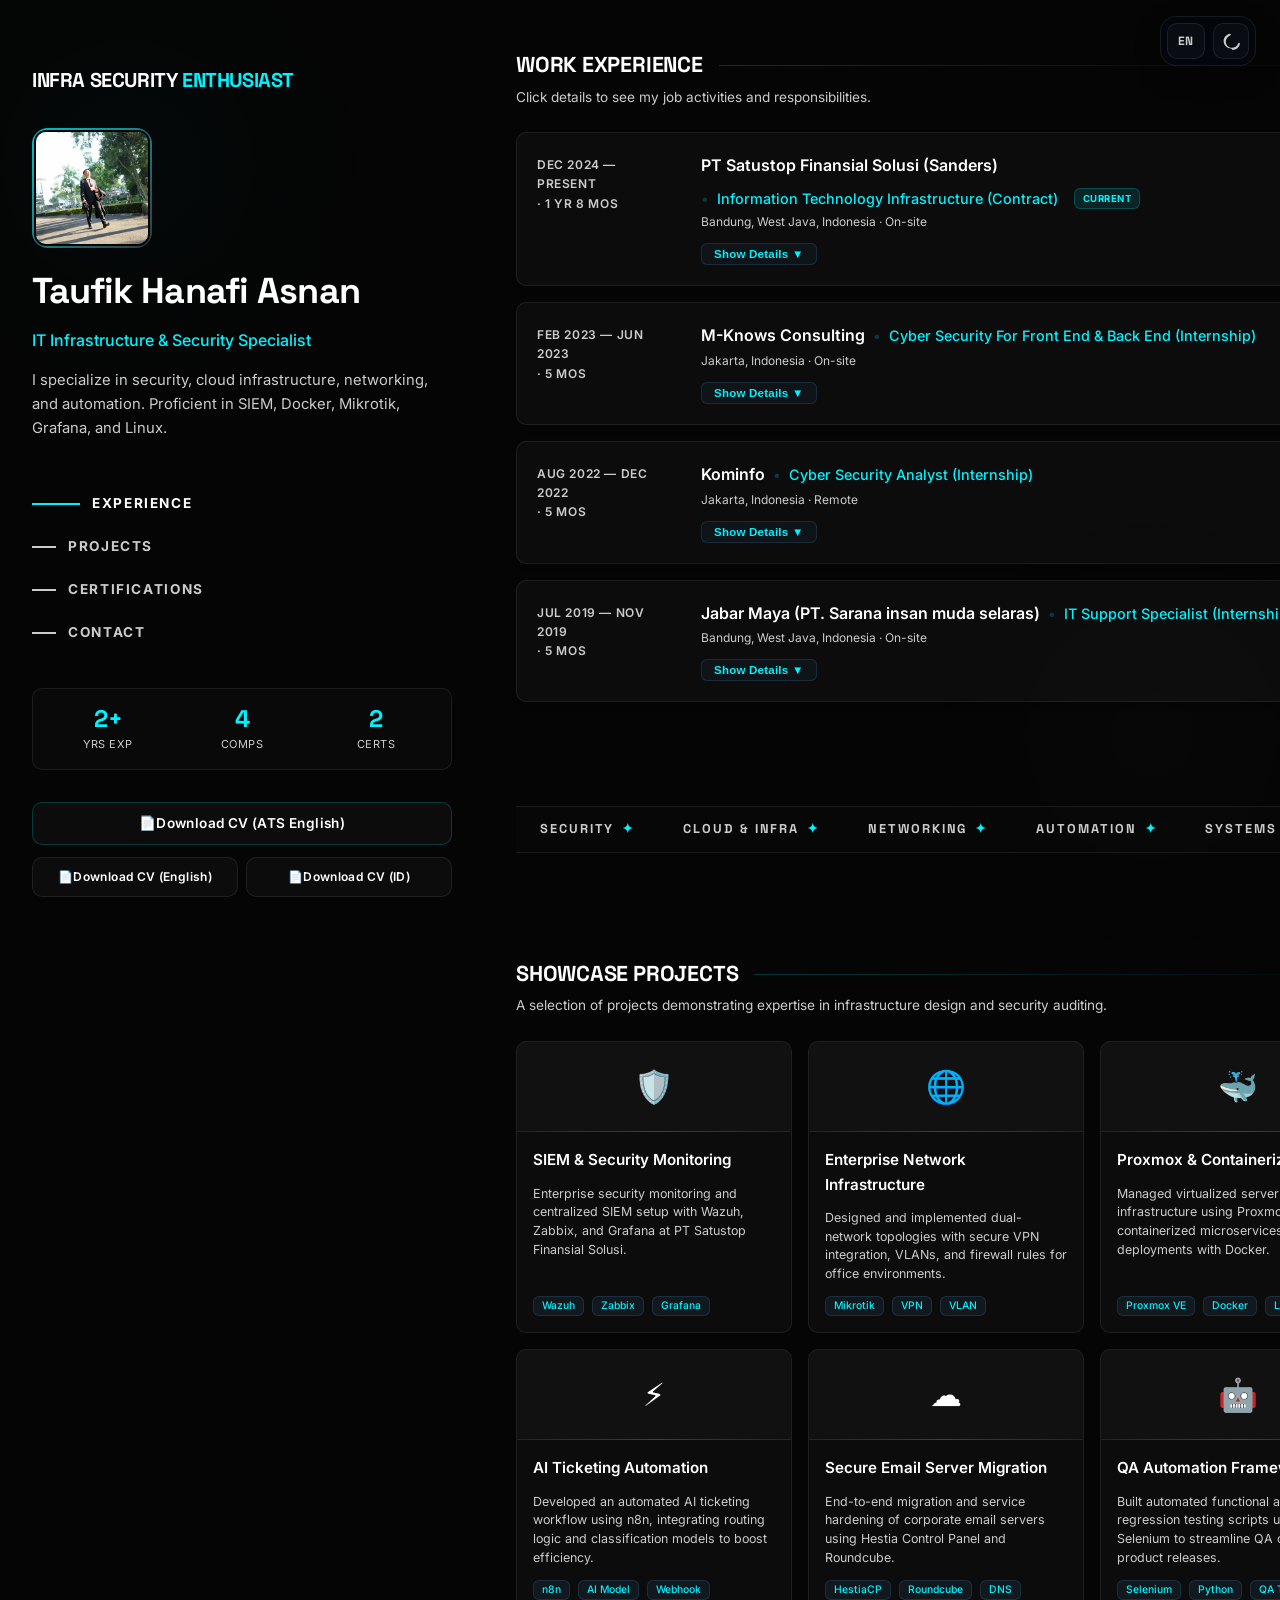
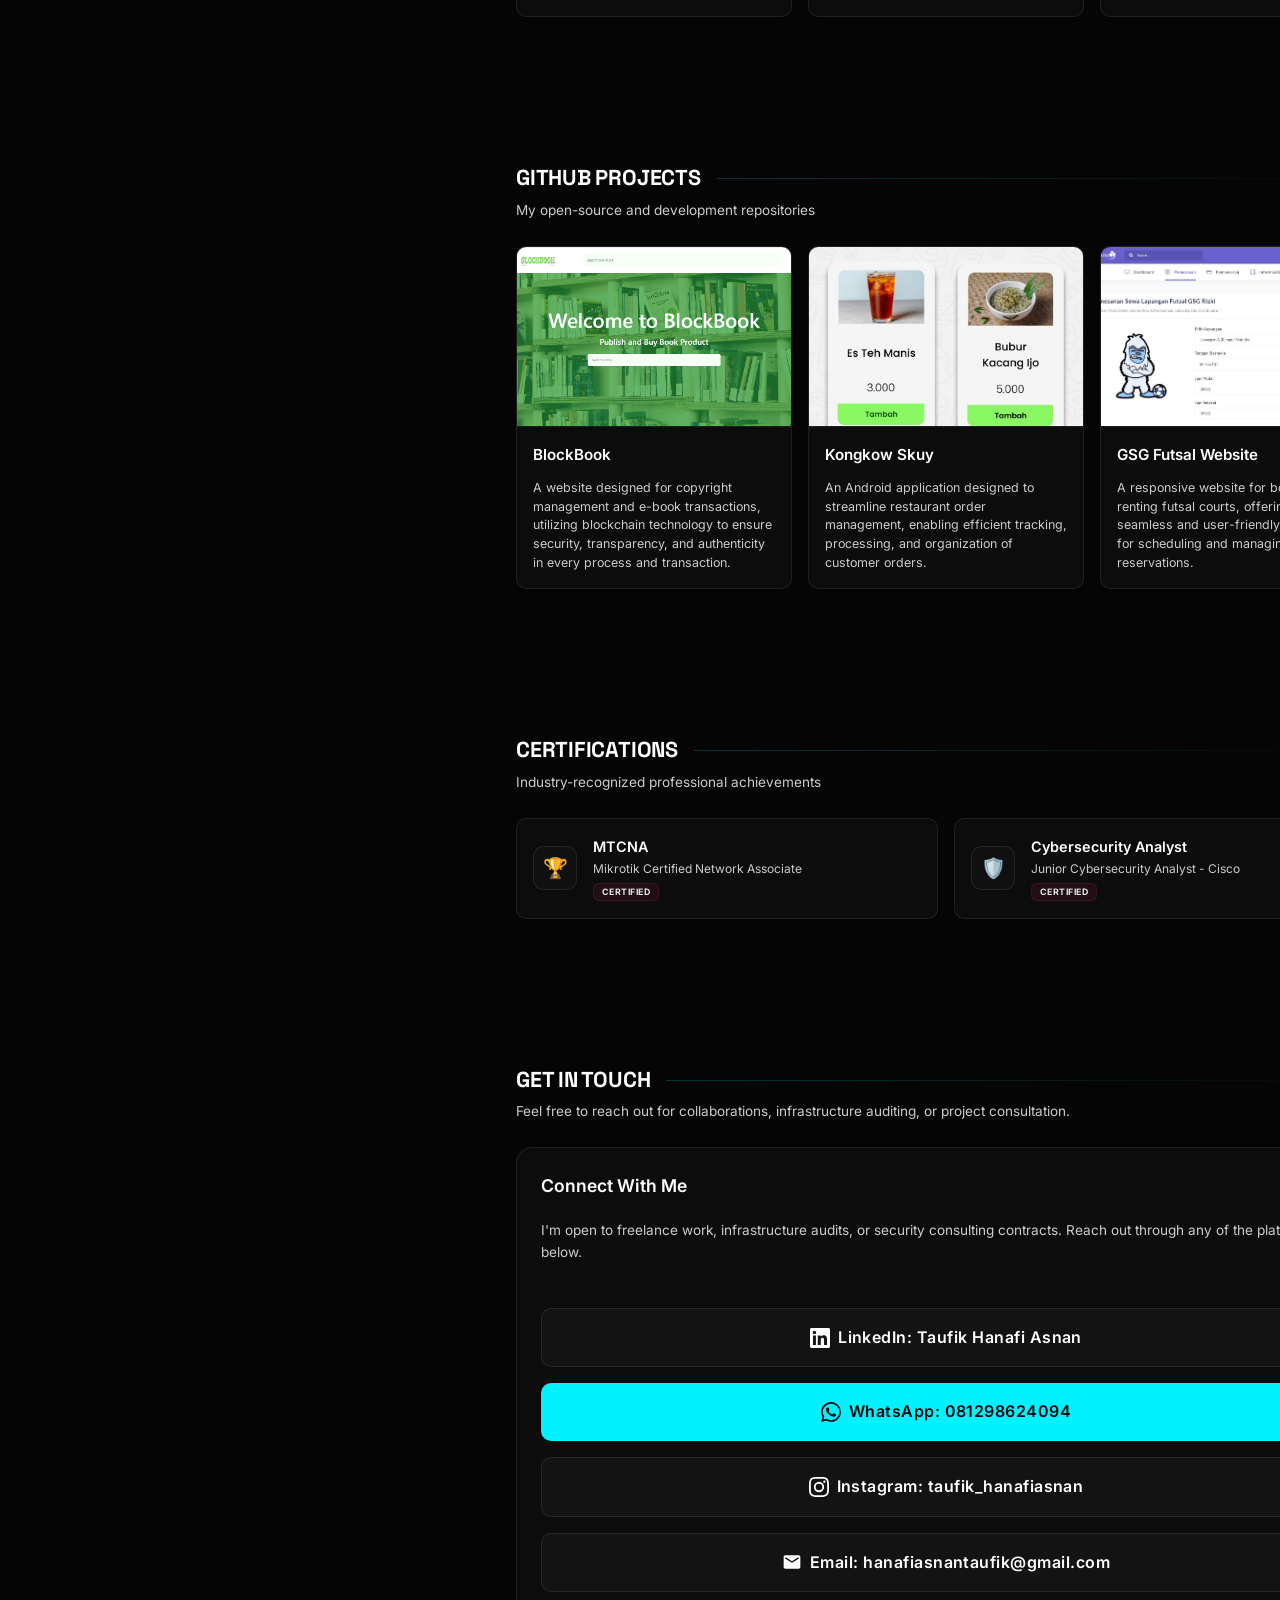
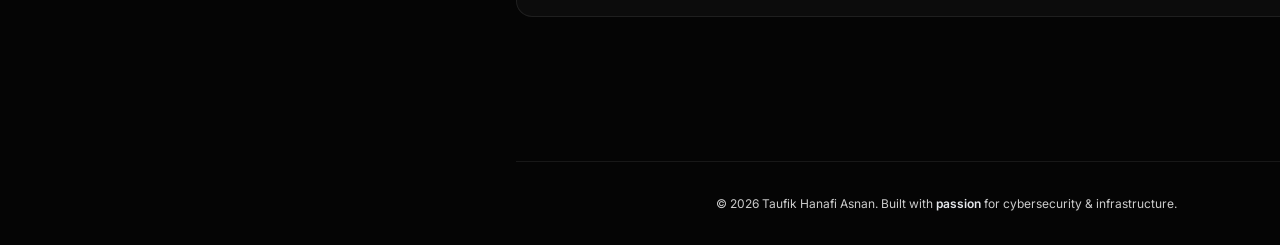
<file: index.html>
<!DOCTYPE html>
<html lang="id">

<head>
    <meta charset="UTF-8">
    <meta name="viewport" content="width=device-width, initial-scale=1.0">
    <title>Taufik Hanafi Asnan | Portfolio</title>
    <meta name="description" content="IT Infrastructure & Security Specialist - Portfolio Taufik Hanafi Asnan">
    <link rel="icon" type="image/svg+xml" href="favicon.svg">
    <link rel="preconnect" href="https://fonts.googleapis.com">
    <link rel="preconnect" href="https://fonts.gstatic.com" crossorigin>
    <link
        href="https://fonts.googleapis.com/css2?family=Inter:wght@300;400;500;600;700;800&family=Space+Grotesk:wght@400;500;600;700&display=swap"
        rel="stylesheet">
    <style>
        /* ═══════════════════════════════════════════
           RESET & VARIABLES
           ═══════════════════════════════════════════ */
        *,
        *::before,
        *::after {
            margin: 0;
            padding: 0;
            box-sizing: border-box;
        }

        :root {
            /* Colors - Premium Cyberpunk & Security Theme */
            --bg: #050505;
            --bg-card: rgba(255, 255, 255, 0.03);
            --bg-card-hover: rgba(255, 255, 255, 0.06);
            --text: #ffffff;
            --text-dim: #cccccc;
            --accent: #00f2fe;
            /* Neon Cyan */
            --accent-blue: #00f2fe;
            /* Changed to Cyan */
            --accent-pink: #e5e7eb;
            /* Changed to light gray */
            --border: rgba(255, 255, 255, 0.08);
            --border-glow: rgba(0, 242, 254, 0.2);
            --glow: 0 0 15px rgba(0, 242, 254, 0.05);

            /* Spacing (8px grid) */
            --sp-1: 4px;
            --sp-2: 8px;
            --sp-3: 12px;
            --sp-4: 16px;
            --sp-5: 20px;
            --sp-6: 24px;
            --sp-8: 32px;
            --sp-10: 40px;
            --sp-12: 48px;
            --sp-16: 64px;

            /* Radius */
            --radius-sm: 6px;
            --radius-md: 10px;
            --radius-lg: 16px;
            --radius-circle: 50%;

            /* Transitions */
            --ease: cubic-bezier(0.4, 0, 0.2, 1);
            --duration: 250ms;
        }

        html {
            scroll-behavior: smooth;
            scrollbar-width: thin;
            scrollbar-color: var(--border-glow) var(--bg);
        }

        /* Customize scrollbars */
        ::-webkit-scrollbar {
            width: 8px;
        }

        ::-webkit-scrollbar-track {
            background: var(--bg);
        }

        ::-webkit-scrollbar-thumb {
            background: var(--border);
            border-radius: var(--radius-sm);
        }

        ::-webkit-scrollbar-thumb:hover {
            background: var(--border-glow);
        }

        body {
            font-family: 'Inter', system-ui, -apple-system, sans-serif;
            background: var(--bg);
            color: var(--text);
            line-height: 1.6;
            overflow-x: hidden;
            -webkit-font-smoothing: antialiased;
            font-size: 15px;
            position: relative;
        }

        /* Ambient Glow Backgrounds */
        body::before {
            content: '';
            position: fixed;
            top: -10%;
            left: -10%;
            width: 40vw;
            height: 40vw;
            background: radial-gradient(circle, rgba(0, 242, 254, 0.02) 0%, transparent 70%);
            z-index: -1;
            pointer-events: none;
        }

        body::after {
            content: '';
            position: fixed;
            bottom: -10%;
            right: -10%;
            width: 40vw;
            height: 40vw;
            background: radial-gradient(circle, rgba(255, 255, 255, 0.01) 0%, transparent 70%);
            z-index: -1;
            pointer-events: none;
        }

        /* Accessibility Utilities */
        .skip-link {
            position: absolute;
            top: -100%;
            left: var(--sp-4);
            z-index: 999;
            padding: var(--sp-3) var(--sp-6);
            background: var(--accent);
            color: #030712;
            font-weight: 600;
            border-radius: var(--radius-md);
            text-decoration: none;
            transition: top var(--duration) var(--ease);
        }

        .skip-link:focus {
            top: var(--sp-4);
        }

        .sr-only {
            position: absolute;
            width: 1px;
            height: 1px;
            padding: 0;
            margin: -1px;
            overflow: hidden;
            clip: rect(0, 0, 0, 0);
            white-space: nowrap;
            border: 0;
        }

        *:focus-visible {
            outline: 2px solid var(--accent);
            outline-offset: 4px;
        }

        /* ═══════════════════════════════════════════
           LAYOUT STRUCTURE (SPLIT SCREEN DESKTOP)
           ═══════════════════════════════════════════ */
        .app-container {
            max-width: 1536px;
            margin: 0 auto;
            padding: 0 var(--sp-8);
        }

        /* Mobile Header - Top Nav */
        header.mobile-header {
            position: fixed;
            top: 0;
            left: 0;
            right: 0;
            z-index: 100;
            background: rgba(5, 5, 5, 0.8);
            backdrop-filter: blur(12px);
            -webkit-backdrop-filter: blur(12px);
            border-bottom: 1px solid var(--border);
            padding: var(--sp-4) 0;
            display: block;
            /* Shown by default, hidden on desktop */
        }

        header.mobile-header .container {
            display: flex;
            justify-content: space-between;
            align-items: center;
            padding: 0 var(--sp-6);
        }

        .logo {
            font-family: 'Space Grotesk', sans-serif;
            font-size: 1.25rem;
            font-weight: 700;
            color: var(--text);
            text-decoration: none;
            letter-spacing: -0.02em;
            transition: color var(--duration) var(--ease);
        }

        .logo span {
            color: var(--accent);
        }

        .logo:hover {
            color: var(--accent);
        }

        /* Hamburger */
        .hamburger {
            display: flex;
            flex-direction: column;
            gap: 5px;
            cursor: pointer;
            background: none;
            border: none;
            padding: var(--sp-2);
            min-width: 44px;
            min-height: 44px;
            align-items: center;
            justify-content: center;
            z-index: 101;
        }

        .hamburger span {
            width: 22px;
            height: 2px;
            background: var(--text);
            transition: transform var(--duration) var(--ease), opacity var(--duration) var(--ease), background-color var(--duration) var(--ease);
            border-radius: 2px;
        }

        .hamburger[aria-expanded="true"] span:nth-child(1) {
            transform: translateY(7px) rotate(45deg);
            background-color: var(--accent);
        }

        .hamburger[aria-expanded="true"] span:nth-child(2) {
            opacity: 0;
        }

        .hamburger[aria-expanded="true"] span:nth-child(3) {
            transform: translateY(-7px) rotate(-45deg);
            background-color: var(--accent);
        }

        /* Mobile Nav Menu Drawer */
        .mobile-nav {
            position: fixed;
            top: 0;
            right: -100%;
            bottom: 0;
            width: 80%;
            max-width: 350px;
            background: rgba(8, 8, 8, 0.95);
            backdrop-filter: blur(20px);
            -webkit-backdrop-filter: blur(20px);
            z-index: 99;
            padding: 100px var(--sp-8) var(--sp-8);
            border-left: 1px solid var(--border);
            display: flex;
            flex-direction: column;
            gap: var(--sp-8);
            transition: right var(--duration) var(--ease);
        }

        .mobile-nav.active {
            right: 0;
        }

        .mobile-nav-links {
            list-style: none;
            display: flex;
            flex-direction: column;
            gap: var(--sp-5);
        }

        .mobile-nav-links a {
            color: var(--text-dim);
            text-decoration: none;
            font-size: 1.1rem;
            font-weight: 500;
            transition: color var(--duration) var(--ease), padding-left var(--duration) var(--ease);
            display: block;
            padding: var(--sp-2) 0;
        }

        .mobile-nav-links a:hover,
        .mobile-nav-links a.active {
            color: var(--accent);
            padding-left: var(--sp-2);
        }

        /* Desktop Sidebar & Grid Setup */
        .main-layout {
            display: grid;
            grid-template-columns: 1fr;
            gap: var(--sp-8);
            padding-top: 80px;
            /* offset for fixed mobile header */
        }

        /* Sidebar Column (Desktop sticky, mobile hidden) */
        .sidebar {
            display: none;
            /* Hidden on mobile */
        }

        /* Right Panel (Scrollable content) */
        .scroll-content {
            display: flex;
            flex-direction: column;
            gap: var(--sp-12);
            max-width: 860px;
            width: 100%;
            margin: 0 auto;
        }

        /* ═══════════════════════════════════════════
           SIDEBAR STYLING (DESKTOP)
           ═══════════════════════════════════════════ */
        @media (min-width: 1024px) {
            .main-layout {
                grid-template-columns: 420px 1fr;
                gap: var(--sp-16);
                padding-top: 0;
                /* no top offset on desktop */
            }

            header.mobile-header {
                display: none;
                /* hidden on desktop */
            }

            .sidebar {
                display: flex;
                flex-direction: column;
                justify-content: space-between;
                position: sticky;
                top: 0;
                height: 100vh;
                padding: var(--sp-16) 0;
                overflow-y: auto;
                scrollbar-width: none;
                /* Hide scrollbar Firefox */
            }

            .sidebar::-webkit-scrollbar {
                display: none;
                /* Hide scrollbar Chrome/Safari */
            }

            .sidebar-top {
                display: flex;
                flex-direction: column;
                gap: var(--sp-8);
            }

            .profile-info {
                display: flex;
                flex-direction: column;
                gap: var(--sp-4);
            }

            .profile-avatar-wrap {
                width: 120px;
                height: 120px;
                border-radius: var(--radius-lg);
                padding: 2px;
                background: linear-gradient(135deg, rgba(0, 242, 254, 0.8) 0%, rgba(255, 255, 255, 0.2) 100%);
                box-shadow: none;
                margin-bottom: var(--sp-2);
                position: relative;
            }

            .profile-avatar-wrap img {
                width: 100%;
                height: 100%;
                object-fit: cover;
                border-radius: calc(var(--radius-lg) - 4px);
                border: 2px solid var(--bg);
            }

            .profile-info h1 {
                font-family: 'Space Grotesk', sans-serif;
                font-size: 2.25rem;
                font-weight: 700;
                line-height: 1.1;
                letter-spacing: -0.02em;
            }

            .profile-info h2 {
                font-size: 1rem;
                font-weight: 500;
                color: var(--accent);
                text-shadow: none;
            }

            .profile-info p {
                color: var(--text-dim);
                font-size: 0.925rem;
                line-height: 1.6;
            }

            /* Desktop Navigation inside Sidebar */
            .desktop-nav {
                margin-top: var(--sp-4);
            }

            .desktop-nav-list {
                list-style: none;
                display: flex;
                flex-direction: column;
                gap: var(--sp-3);
            }

            .desktop-nav-list a {
                display: inline-flex;
                align-items: center;
                gap: var(--sp-3);
                color: var(--text-dim);
                text-decoration: none;
                font-size: 0.85rem;
                font-weight: 700;
                letter-spacing: 0.12em;
                text-transform: uppercase;
                transition: color 0.3s var(--ease), padding-left 0.3s var(--ease);
                padding: var(--sp-1) 0;
            }

            .desktop-nav-list .nav-indicator {
                width: 24px;
                height: 2px;
                background-color: var(--text-dim);
                transition: width 0.3s var(--ease), background-color 0.3s var(--ease);
            }

            .desktop-nav-list a:hover,
            .desktop-nav-list a.active {
                color: var(--text);
            }

            .desktop-nav-list a:hover .nav-indicator,
            .desktop-nav-list a.active .nav-indicator {
                width: 48px;
                background-color: var(--accent);
            }

            /* Desktop Sidebar Bottom */
            .sidebar-bottom {
                display: flex;
                flex-direction: column;
                gap: var(--sp-8);
                margin-top: var(--sp-10);
            }

            .sidebar-stats {
                display: grid;
                grid-template-columns: repeat(3, 1fr);
                gap: var(--sp-4);
                padding: var(--sp-4);
                background: rgba(255, 255, 255, 0.02);
                border: 1px solid var(--border);
                border-radius: var(--radius-md);
            }

            .sidebar-stat {
                text-align: center;
            }

            .sidebar-stat .stat-num {
                display: block;
                font-family: 'Space Grotesk', sans-serif;
                font-size: 1.5rem;
                font-weight: 700;
                color: var(--accent-blue);
                line-height: 1.2;
            }

            .sidebar-stat .stat-lbl {
                display: block;
                font-size: 0.6875rem;
                color: var(--text-dim);
                text-transform: uppercase;
                letter-spacing: 0.05em;
                margin-top: 2px;
            }

            /* Social Links */
            .social-links {
                display: flex;
                gap: var(--sp-4);
                align-items: center;
            }

            .social-btn {
                width: 40px;
                height: 40px;
                border-radius: var(--radius-md);
                background: rgba(255, 255, 255, 0.03);
                border: 1px solid var(--border);
                display: flex;
                align-items: center;
                justify-content: center;
                transition: all var(--duration) var(--ease);
                color: var(--text-dim);
            }

            .social-btn svg {
                width: 18px;
                height: 18px;
                fill: currentColor;
            }

            .social-btn:hover {
                color: var(--accent);
                border-color: var(--accent);
                box-shadow: 0 0 10px rgba(0, 242, 254, 0.15);
                transform: translateY(-2px);
            }
        }

        /* ═══════════════════════════════════════════
           MOBILE HERO SECTION (ONLY SHOWN ON MOBILE)
           ═══════════════════════════════════════════ */
        .mobile-hero {
            padding: var(--sp-8) 0 var(--sp-4);
            display: flex;
            flex-direction: column;
            align-items: center;
            text-align: center;
            gap: var(--sp-5);
            border-bottom: 1px solid var(--border);
        }

        @media (min-width: 1024px) {
            .mobile-hero {
                display: none;
                /* hidden on desktop since sidebar takes care of this */
            }
        }

        .m-avatar-wrap {
            width: 110px;
            height: 110px;
            border-radius: var(--radius-lg);
            padding: 2px;
            background: linear-gradient(135deg, rgba(0, 242, 254, 0.8) 0%, rgba(255, 255, 255, 0.2) 100%);
            box-shadow: none;
        }

        .m-avatar-wrap img {
            width: 100%;
            height: 100%;
            object-fit: cover;
            border-radius: calc(var(--radius-lg) - 4px);
            border: 2px solid var(--bg);
        }

        .mobile-hero h1 {
            font-family: 'Space Grotesk', sans-serif;
            font-size: 2rem;
            font-weight: 700;
            line-height: 1.2;
        }

        .mobile-hero h2 {
            font-size: 0.9375rem;
            font-weight: 500;
            color: var(--accent);
            text-transform: uppercase;
            letter-spacing: 0.05em;
        }

        .mobile-hero p {
            color: var(--text-dim);
            font-size: 0.875rem;
            max-width: 500px;
            line-height: 1.6;
        }

        .m-hero-btns {
            display: flex;
            gap: var(--sp-3);
            flex-wrap: wrap;
            justify-content: center;
            width: 100%;
            margin-top: var(--sp-2);
        }

        .btn {
            display: inline-flex;
            align-items: center;
            justify-content: center;
            font-size: 0.8125rem;
            font-weight: 600;
            border-radius: var(--radius-md);
            text-decoration: none;
            transition: all var(--duration) var(--ease);
            min-height: 40px;
            padding: var(--sp-2) var(--sp-6);
            letter-spacing: 0.03em;
        }

        .btn-primary {
            background: var(--accent);
            color: #050505;
            box-shadow: none;
        }

        .btn-primary:hover {
            transform: translateY(-2px);
            box-shadow: 0 4px 15px rgba(0, 242, 254, 0.2);
            background: #00e0eb;
        }

        .btn-secondary {
            background: rgba(255, 255, 255, 0.03);
            color: var(--text);
            border: 1px solid var(--border);
        }

        .btn-secondary:hover {
            background: rgba(255, 255, 255, 0.07);
            border-color: rgba(255, 255, 255, 0.15);
            transform: translateY(-2px);
        }

        .m-stats-grid {
            display: grid;
            grid-template-columns: repeat(3, 1fr);
            gap: var(--sp-3);
            width: 100%;
            max-width: 400px;
            margin-top: var(--sp-4);
        }

        .m-stat-card {
            background: rgba(255, 255, 255, 0.02);
            border: 1px solid var(--border);
            border-radius: var(--radius-md);
            padding: var(--sp-3) var(--sp-2);
        }

        .m-stat-card .num {
            display: block;
            font-family: 'Space Grotesk', sans-serif;
            font-size: 1.35rem;
            font-weight: 700;
            color: var(--accent-blue);
        }

        .m-stat-card .lbl {
            display: block;
            font-size: 0.625rem;
            color: var(--text-dim);
            text-transform: uppercase;
            letter-spacing: 0.05em;
            margin-top: 2px;
        }

        .m-social-links {
            display: flex;
            gap: var(--sp-3);
            margin-top: var(--sp-2);
        }

        /* ═══════════════════════════════════════════
           SECTION STYLING
           ═══════════════════════════════════════════ */
        section {
            padding: var(--sp-8) 0;
            scroll-margin-top: 80px;
            /* Scroll offset for links */
        }

        @media (min-width: 1024px) {
            section {
                padding: var(--sp-12) 0;
                scroll-margin-top: 64px;
            }
        }

        .section-header {
            margin-bottom: var(--sp-6);
        }

        .section-header h2 {
            font-family: 'Space Grotesk', sans-serif;
            font-size: 1.35rem;
            font-weight: 700;
            letter-spacing: -0.01em;
            text-transform: uppercase;
            color: var(--text);
            display: flex;
            align-items: center;
            gap: var(--sp-2);
        }

        .section-header h2::after {
            content: '';
            height: 1px;
            flex-grow: 1;
            background: linear-gradient(90deg, var(--border-glow), transparent);
            margin-left: var(--sp-2);
        }

        .section-header p {
            color: var(--text-dim);
            font-size: 0.85rem;
            margin-top: 4px;
        }

        /* Marquee Strip */
        .marquee-container {
            width: 100%;
            overflow: hidden;
            background: rgba(255, 255, 255, 0.01);
            border-top: 1px solid var(--border);
            border-bottom: 1px solid var(--border);
            padding: var(--sp-3) 0;
            margin: var(--sp-2) 0;
        }

        .marquee-inner {
            display: flex;
            width: max-content;
            animation: marquee 25s linear infinite;
        }

        .marquee-inner span {
            font-family: 'Space Grotesk', sans-serif;
            font-size: 0.8rem;
            font-weight: 700;
            text-transform: uppercase;
            letter-spacing: 0.15em;
            color: var(--text-dim);
            padding: 0 var(--sp-6);
            display: flex;
            align-items: center;
            gap: var(--sp-2);
        }

        .marquee-inner span::after {
            content: '✦';
            color: var(--accent);
        }

        @keyframes marquee {
            0% {
                transform: translateX(0);
            }

            100% {
                transform: translateX(-50%);
            }
        }

        /* ═══════════════════════════════════════════
           EXPERIENCE COMPONENT
           ═══════════════════════════════════════════ */
        .experience-stack {
            display: flex;
            flex-direction: column;
            gap: var(--sp-4);
        }

        .exp-card {
            background: var(--bg-card);
            border: 1px solid var(--border);
            border-radius: var(--radius-md);
            padding: var(--sp-5);
            transition: all var(--duration) var(--ease);
            display: grid;
            grid-template-columns: 1fr;
            gap: var(--sp-3);
            position: relative;
            overflow: hidden;
            box-shadow: 0 4px 6px -1px rgba(0, 0, 0, 0.1), 0 2px 4px -1px rgba(0, 0, 0, 0.06);
        }

        .exp-card::before {
            content: '';
            position: absolute;
            top: 0;
            left: 0;
            width: 3px;
            height: 0;
            background: var(--accent);
            transition: height var(--duration) var(--ease);
        }

        .exp-card:hover {
            background: var(--bg-card-hover);
            border-color: var(--border-glow);
            transform: translateY(-4px);
            box-shadow: var(--glow);
        }

        .exp-card:hover::before {
            height: 100%;
        }

        @media (min-width: 640px) {
            .exp-card {
                grid-template-columns: 140px 1fr;
                gap: var(--sp-6);
            }
        }

        .exp-period {
            font-size: 0.75rem;
            font-weight: 600;
            color: var(--text-dim);
            letter-spacing: 0.05em;
            text-transform: uppercase;
            padding-top: 2px;
        }

        .exp-detail h3 {
            font-size: 1rem;
            font-weight: 600;
            color: var(--text);
            display: flex;
            align-items: center;
            flex-wrap: wrap;
            gap: var(--sp-2);
        }

        .exp-detail h3 span.company {
            color: var(--text);
        }

        .exp-detail h3 span.role-title {
            color: var(--accent);
            font-size: 0.9rem;
            font-weight: 500;
        }

        .exp-detail h3 span.role-title::before {
            content: '•';
            color: var(--border-glow);
            margin-right: var(--sp-1);
        }

        .exp-card .badge-current {
            display: inline-flex;
            align-items: center;
            padding: 2px var(--sp-2);
            background: rgba(0, 242, 254, 0.1);
            border: 1px solid rgba(0, 242, 254, 0.2);
            color: var(--accent);
            font-size: 0.6rem;
            font-weight: 700;
            border-radius: var(--radius-sm);
            letter-spacing: 0.05em;
            margin-left: var(--sp-2);
        }

        .exp-location {
            font-size: 0.75rem;
            color: var(--text-dim);
            margin-top: 2px;
        }

        .exp-desc-trigger {
            font-size: 0.72rem;
            color: var(--accent-blue);
            cursor: pointer;
            margin-top: var(--sp-3);
            display: inline-flex;
            align-items: center;
            gap: var(--sp-1);
            background: rgba(79, 172, 254, 0.05);
            border: 1px solid rgba(79, 172, 254, 0.15);
            padding: 4px 12px;
            border-radius: var(--radius-sm);
            font-weight: 600;
            letter-spacing: 0.02em;
            transition: all var(--duration) var(--ease);
        }

        .exp-desc-trigger:hover {
            color: var(--accent);
            background: rgba(0, 242, 254, 0.08);
            border-color: rgba(0, 242, 254, 0.3);
            box-shadow: 0 0 10px rgba(0, 242, 254, 0.1);
        }

        .exp-details-box {
            font-size: 0.8125rem;
            color: var(--text-dim);
            margin-top: var(--sp-3);
            padding: var(--sp-3) var(--sp-4);
            border-left: 2px solid rgba(0, 242, 254, 0.3);
            background: rgba(255, 255, 255, 0.01);
            border-radius: 0 var(--radius-md) var(--radius-md) 0;
            display: none;
        }

        .exp-details-box.active {
            display: block;
            animation: fadeIn 0.3s ease forwards;
        }

        .exp-details-box ul {
            list-style: none !important;
            list-style-type: none !important;
            padding-left: 0 !important;
            margin-left: 0 !important;
            display: flex;
            flex-direction: column;
            gap: var(--sp-2);
        }

        .exp-details-box li {
            position: relative;
            padding-left: var(--sp-4) !important;
            line-height: 1.5;
            list-style: none !important;
            list-style-type: none !important;
        }

        .exp-details-box li::before {
            content: '▹';
            position: absolute;
            left: 0;
            color: var(--accent);
            font-weight: bold;
        }

        /* ═══════════════════════════════════════════
           PROJECTS COMPONENT (COMPACT GRID)
           ═══════════════════════════════════════════ */
        .projects-grid {
            display: grid;
            grid-template-columns: repeat(auto-fit, minmax(240px, 1fr));
            gap: var(--sp-4);
        }

        .project-card {
            background: var(--bg-card);
            border: 1px solid var(--border);
            border-radius: var(--radius-md);
            overflow: hidden;
            display: flex;
            flex-direction: column;
            transition: all var(--duration) var(--ease);
            position: relative;
        }

        .project-card:hover {
            background: var(--bg-card-hover);
            border-color: var(--border-glow);
            transform: translateY(-3px);
            box-shadow: var(--glow);
        }

        .project-card a {
            text-decoration: none;
            color: inherit;
            display: flex;
            flex-direction: column;
            height: 100%;
        }

        .project-header-graphic {
            height: 90px;
            background: rgba(255, 255, 255, 0.02);
            display: flex;
            align-items: center;
            justify-content: center;
            font-size: 2rem;
            border-bottom: 1px solid var(--border);
            transition: background var(--duration) var(--ease);
            position: relative;
        }

        .project-header-graphic::after {
            content: '';
            position: absolute;
            bottom: -1px;
            left: 0;
            width: 100%;
            height: 1px;
            background: linear-gradient(90deg, transparent, var(--border-glow), transparent);
        }

        .project-card:hover .project-header-graphic {
            background: linear-gradient(135deg, rgba(0, 242, 254, 0.08) 0%, rgba(79, 172, 254, 0.08) 100%);
        }

        .project-body {
            padding: var(--sp-4);
            display: flex;
            flex-direction: column;
            justify-content: space-between;
            flex-grow: 1;
            gap: var(--sp-3);
        }

        .project-body h3 {
            font-size: 0.95rem;
            font-weight: 600;
            color: var(--text);
            transition: color var(--duration) var(--ease);
        }

        .project-card:hover h3 {
            color: var(--accent);
        }

        .project-body p {
            font-size: 0.78rem;
            color: var(--text-dim);
            line-height: 1.5;
        }

        .project-tags {
            display: flex;
            flex-wrap: wrap;
            gap: var(--sp-1) var(--sp-2);
            margin-top: auto;
        }

        .project-tags span {
            font-size: 0.65rem;
            color: var(--accent-blue);
            background: rgba(79, 172, 254, 0.08);
            border: 1px solid rgba(79, 172, 254, 0.15);
            padding: 1px var(--sp-2);
            border-radius: var(--radius-sm);
            font-weight: 500;
        }

        /* ═══════════════════════════════════════════
           CERTIFICATIONS COMPONENT
           ═══════════════════════════════════════════ */
        .certs-grid {
            display: grid;
            grid-template-columns: repeat(auto-fit, minmax(240px, 1fr));
            gap: var(--sp-4);
        }

        .cert-card {
            background: var(--bg-card);
            border: 1px solid var(--border);
            border-radius: var(--radius-md);
            padding: var(--sp-4);
            display: flex;
            align-items: center;
            gap: var(--sp-4);
            transition: all var(--duration) var(--ease);
        }

        .cert-card:hover {
            background: var(--bg-card-hover);
            border-color: var(--border-glow);
            transform: translateY(-2px);
            box-shadow: var(--glow);
        }

        .cert-icon {
            width: 44px;
            height: 44px;
            background: rgba(255, 255, 255, 0.02);
            border: 1px solid var(--border);
            border-radius: var(--radius-md);
            display: flex;
            align-items: center;
            justify-content: center;
            font-size: 1.25rem;
            flex-shrink: 0;
            transition: all var(--duration) var(--ease);
        }

        .cert-card:hover .cert-icon {
            border-color: var(--border-glow);
            background: rgba(0, 242, 254, 0.05);
            transform: scale(1.05);
        }

        .cert-info h4 {
            font-size: 0.9rem;
            font-weight: 600;
            color: var(--text);
        }

        .cert-info p {
            font-size: 0.75rem;
            color: var(--text-dim);
            margin-top: 1px;
        }

        .cert-badge {
            display: inline-block;
            font-size: 0.55rem;
            font-weight: 700;
            color: var(--accent-pink);
            background: rgba(255, 42, 95, 0.08);
            border: 1px solid rgba(255, 42, 95, 0.15);
            padding: 1px var(--sp-2);
            border-radius: var(--radius-sm);
            text-transform: uppercase;
            letter-spacing: 0.05em;
            margin-top: 4px;
        }

        /* ═══════════════════════════════════════════
           CONTACT COMPONENT
           ═══════════════════════════════════════════ */
        .contact-box {
            background: var(--bg-card);
            border: 1px solid var(--border);
            border-radius: var(--radius-lg);
            padding: var(--sp-6);
            display: flex;
            flex-direction: column;
            gap: var(--sp-5);
        }

        .contact-box h3 {
            font-size: 1.1rem;
            font-weight: 600;
            color: var(--text);
        }

        .contact-box p {
            font-size: 0.85rem;
            color: var(--text-dim);
            line-height: 1.6;
        }

        .contact-form {
            display: flex;
            flex-direction: column;
            gap: var(--sp-4);
        }

        .form-row {
            display: grid;
            grid-template-columns: 1fr;
            gap: var(--sp-4);
        }

        @media (min-width: 640px) {
            .form-row {
                grid-template-columns: repeat(2, 1fr);
            }
        }

        .form-group {
            display: flex;
            flex-direction: column;
            gap: var(--sp-2);
        }

        .form-group label {
            font-size: 0.75rem;
            font-weight: 600;
            color: var(--text-dim);
            text-transform: uppercase;
            letter-spacing: 0.05em;
        }

        .form-group input,
        .form-group textarea {
            background: rgba(255, 255, 255, 0.02);
            border: 1px solid var(--border);
            border-radius: var(--radius-md);
            padding: var(--sp-3) var(--sp-4);
            color: var(--text);
            font-family: inherit;
            font-size: 0.85rem;
            outline: none;
            transition: all var(--duration) var(--ease);
            min-height: 44px;
        }

        .form-group input:focus,
        .form-group textarea:focus {
            border-color: var(--accent);
            box-shadow: 0 0 12px rgba(0, 242, 254, 0.1);
            background: rgba(255, 255, 255, 0.05);
        }

        .form-group textarea {
            resize: vertical;
            min-height: 100px;
        }

        .form-group input::placeholder,
        .form-group textarea::placeholder {
            color: #4b5563;
        }

        .submit-btn {
            background: var(--accent);
            color: #050505;
            border: none;
            border-radius: var(--radius-md);
            font-size: 0.85rem;
            font-weight: 700;
            cursor: pointer;
            min-height: 44px;
            transition: all var(--duration) var(--ease);
            letter-spacing: 0.05em;
            text-transform: uppercase;
            box-shadow: 0 4px 12px rgba(0, 242, 254, 0.15);
        }

        .submit-btn:hover {
            transform: translateY(-1px);
            background: #00e0eb;
            box-shadow: 0 6px 16px rgba(0, 242, 254, 0.3);
        }

        .submit-btn:active {
            transform: scale(0.98);
        }

        /* ═══════════════════════════════════════════
           FOOTER
           ═══════════════════════════════════════════ */
        footer {
            padding: var(--sp-10) 0 var(--sp-16);
            border-top: 1px solid var(--border);
            text-align: center;
        }

        @media (min-width: 1024px) {
            footer {
                padding: var(--sp-8) 0 var(--sp-8);
                margin-top: var(--sp-12);
            }
        }

        footer p {
            color: var(--text-dim);
            font-size: 0.75rem;
        }

        footer span {
            color: var(--accent-pink);
            font-weight: 600;
        }

        /* Animation Keyframes */
        @keyframes fadeIn {
            from {
                opacity: 0;
                transform: translateY(4px);
            }

            to {
                opacity: 1;
                transform: translateY(0);
            }
        }

        /* Mobile specific utilities */
        @media (max-width: 1023px) {
            .mobile-socials-wrap {
                margin: var(--sp-4) 0;
            }

            .mobile-socials-wrap .social-links {
                display: flex;
                gap: var(--sp-4);
                justify-content: center;
            }

            .mobile-socials-wrap .social-btn {
                width: 44px;
                height: 44px;
                border-radius: var(--radius-md);
                background: var(--bg-card);
                border: 1px solid var(--border);
                display: flex;
                align-items: center;
                justify-content: center;
                color: var(--text-dim);
                text-decoration: none;
            }

            .mobile-socials-wrap .social-btn svg {
                width: 20px;
                height: 20px;
                fill: currentColor;
            }

            .mobile-socials-wrap .social-btn:hover {
                color: var(--accent);
                border-color: var(--accent);
            }
        }

        /* ═══════════════════════════════════════════
           LIGHT THEME OVERRIDES
           ═══════════════════════════════════════════ */
        body.light-theme {
            --bg: #f8fafc;
            --bg-card: rgba(255, 255, 255, 0.7);
            --bg-card-hover: rgba(255, 255, 255, 0.95);
            --text: #000000;
            --text-dim: #333333;
            --accent: #0ea5e9;
            --accent-blue: #2563eb;
            --accent-pink: #db2777;
            --border: rgba(15, 23, 42, 0.08);
            --border-glow: rgba(14, 165, 233, 0.25);
            --glow: 0 10px 30px rgba(14, 165, 233, 0.08);
        }

        body.light-theme::before {
            background: radial-gradient(circle, rgba(14, 165, 233, 0.05) 0%, transparent 70%);
        }

        body.light-theme::after {
            background: radial-gradient(circle, rgba(219, 39, 119, 0.03) 0%, transparent 70%);
        }

        body.light-theme header.mobile-header {
            background: rgba(248, 250, 252, 0.8);
            border-bottom: 1px solid rgba(15, 23, 42, 0.08);
        }

        body.light-theme .mobile-nav {
            background: rgba(248, 250, 252, 0.98);
            border-left: 1px solid rgba(15, 23, 42, 0.08);
        }

        body.light-theme .hamburger span {
            background-color: #0f172a;
        }

        body.light-theme .form-group input,
        body.light-theme .form-group textarea {
            background: rgba(255, 255, 255, 0.9);
            border-color: rgba(15, 23, 42, 0.12);
        }

        body.light-theme .form-group input:focus,
        body.light-theme .form-group textarea:focus {
            background: #ffffff;
            border-color: var(--accent);
            box-shadow: 0 0 12px rgba(14, 165, 233, 0.1);
        }

        body.light-theme .btn-secondary {
            background: rgba(15, 23, 42, 0.02);
            border-color: rgba(15, 23, 42, 0.1);
        }

        body.light-theme .btn-secondary:hover {
            background: rgba(15, 23, 42, 0.05);
            border-color: rgba(15, 23, 42, 0.18);
        }

        body.light-theme .marquee-container {
            background: rgba(15, 23, 42, 0.01);
            border-color: rgba(15, 23, 42, 0.06);
        }

        body.light-theme .project-header-graphic {
            background: linear-gradient(135deg, rgba(241, 245, 249, 0.8) 0%, rgba(226, 232, 240, 0.9) 100%);
        }

        body.light-theme .project-card:hover .project-header-graphic {
            background: linear-gradient(135deg, rgba(14, 165, 233, 0.08) 0%, rgba(37, 99, 235, 0.08) 100%);
        }

        body.light-theme .logo span {
            color: var(--accent-blue);
        }

        body.light-theme .profile-avatar-wrap,
        body.light-theme .m-avatar-wrap {
            box-shadow: 0 10px 30px rgba(14, 165, 233, 0.2);
        }

        /* ═══════════════════════════════════════════
           LANGUAGE TRANSLATION RULES
           ═══════════════════════════════════════════ */
        /* Hide Indonesian by default */
        body:not(.lang-active-id) .lang-id {
            display: none !important;
        }

        /* Hide English when Indonesian is active */
        body.lang-active-id .lang-en {
            display: none !important;
        }

        /* ═══════════════════════════════════════════
           THEME & LANGUAGE FLOATING CONTROLS
           ═══════════════════════════════════════════ */
        .floating-controls {
            position: fixed;
            top: var(--sp-4);
            right: var(--sp-6);
            z-index: 1000;
            background: rgba(3, 7, 18, 0.6);
            backdrop-filter: blur(12px);
            -webkit-backdrop-filter: blur(12px);
            border: 1px solid var(--border);
            padding: 6px;
            border-radius: var(--radius-lg);
            box-shadow: 0 10px 30px -10px rgba(0, 0, 0, 0.5);
            transition: all var(--duration) var(--ease);
            display: flex;
            gap: var(--sp-2);
            align-items: center;
        }

        body.light-theme .floating-controls {
            background: rgba(255, 255, 255, 0.75);
            border-color: rgba(15, 23, 42, 0.08);
            box-shadow: 0 10px 25px -5px rgba(0, 0, 0, 0.05);
        }

        .control-btn {
            width: 36px;
            height: 36px;
            border-radius: var(--radius-md);
            background: var(--bg-card);
            border: 1px solid var(--border);
            color: var(--text-dim);
            cursor: pointer;
            display: flex;
            align-items: center;
            justify-content: center;
            transition: all var(--duration) var(--ease);
            font-size: 0.75rem;
            font-weight: 700;
            font-family: 'Space Grotesk', sans-serif;
        }

        .control-btn:hover {
            color: var(--accent);
            border-color: var(--accent-blue);
            background: var(--bg-card-hover);
        }

        .control-btn svg {
            width: 18px;
            height: 18px;
            fill: currentColor;
        }

        /* Language Button Toggle label */
        .lang-toggle {
            width: auto;
            padding: 0 10px;
            letter-spacing: 0.05em;
        }

        .lang-toggle .en-label {
            display: inline;
        }

        .lang-toggle .id-label {
            display: none;
        }

        body.lang-active-id .lang-toggle .en-label {
            display: none;
        }

        body.lang-active-id .lang-toggle .id-label {
            display: inline;
        }

        /* Theme Toggle SVG Switch */
        .theme-toggle .sun-icon {
            display: none;
        }

        .theme-toggle .moon-icon {
            display: block;
        }

        body.light-theme .theme-toggle .sun-icon {
            display: block;
            color: #d97706;
        }

        body.light-theme .theme-toggle .moon-icon {
            display: none;
        }

        @media (max-width: 1023px) {
            .floating-controls {
                top: 14px;
                right: 70px;
                background: transparent;
                border: none;
                box-shadow: none;
                backdrop-filter: none;
                padding: 0;
            }

            .floating-controls .control-btn {
                background: rgba(3, 7, 18, 0.4);
                border-color: var(--border);
            }

            body.light-theme .floating-controls .control-btn {
                background: rgba(255, 255, 255, 0.8);
                border-color: rgba(15, 23, 42, 0.08);
                color: #0f172a;
            }
        }
    </style>
</head>

<body>

    <!-- Floating Theme & Language Controller -->
    <div class="floating-controls" aria-label="Controls">
        <button class="control-btn lang-toggle" onclick="cycleLanguage()" aria-label="Switch Language">
            <span class="lang-label en-label">EN</span>
            <span class="lang-label id-label">ID</span>
        </button>
        <button class="control-btn theme-toggle" onclick="toggleTheme()" aria-label="Toggle Theme">
            <svg class="sun-icon" viewBox="0 0 24 24">
                <path
                    d="M12 7c-2.76 0-5 2.24-5 5s2.24 5 5 5 5-2.24 5-5-2.24-5-5-5zM2 13h2c.55 0 1-.45 1-1s-.45-1-1-1H2c-.55 0-1 .45-1 1s.45 1 1 1zm18 0h2c.55 0 1-.45 1-1s-.45-1-1-1h-2c-.55 0-1 .45-1 1s.45 1 1 1zM11 2v2c0 .55.45 1 1 1s1-.45 1-1V2c0-.55-.45-1-1-1s-1 .45-1 1zm0 18v2c0 .55.45 1 1 1s1-.45 1-1v-2c0-.55-.45-1-1-1s-1 .45-1 1zM5.99 4.58c-.39-.39-1.03-.39-1.41 0s-.39 1.03 0 1.41l1.06 1.06c.39.39 1.03.39 1.41 0s.39-1.03 0-1.41L5.99 4.58zm12.37 12.37c-.39-.39-1.03-.39-1.41 0s-.39 1.03 0 1.41l1.06 1.06c.39.39 1.03.39 1.41 0s.39-1.03 0-1.41l-1.06-1.06zm1.06-10.96c.39-.39.39-1.03 0-1.41s-1.03-.39-1.41 0l-1.06 1.06c-.39.39-.39 1.03 0 1.41s1.03.39 1.41 0l1.06-1.06zM7.05 18.01c.39-.39.39-1.03 0-1.41s-1.03-.39-1.41 0l-1.06 1.06c-.39.39-.39 1.03 0 1.41s1.03.39 1.41 0l1.06-1.06z" />
            </svg>
            <svg class="moon-icon" viewBox="0 0 24 24">
                <path
                    d="M12.3 22h-.1c-5.5 0-10-4.5-10-10 0-4.8 3.5-8.9 8.2-9.8.6-.1 1.2.3 1.3.9.1.6-.2 1.2-.8 1.4-3.5 1.3-5.8 4.7-5.8 8.5 0 4.4 3.6 8 8 8 3.8 0 7.2-2.3 8.5-5.8.2-.5.8-.8 1.4-.7.6.1 1 .7.9 1.3-.9 4.7-5 8.2-9.8 8.2z" />
            </svg>
        </button>
    </div>

    <!-- Skip link for screen readers -->
    <a href="#main-content" class="skip-link">
        <span class="lang-en">Skip to main content</span>
        <span class="lang-id">Lompat ke konten utama</span>
    </a>

    <!-- Fixed Header for Mobile/Tablets -->
    <header class="mobile-header">
        <div class="container">
            <a href="#" class="logo">INFRA SECURITY<span>ENTHUSIAST</span></a>
            <button class="hamburger" aria-expanded="false" aria-controls="mobile-nav"
                aria-label="Toggle navigation menu" onclick="toggleMenu()">
                <span></span><span></span><span></span>
            </button>
        </div>
    </header>

    <!-- Mobile Drawer Navigation -->
    <nav class="mobile-nav" id="mobile-nav" aria-label="Mobile Navigation">
        <ul class="mobile-nav-links" role="list">
            <li><a href="#experience" onclick="closeMenu()"><span class="lang-en">Experience</span><span
                        class="lang-id">Pengalaman</span></a></li>
            <li><a href="#projects" onclick="closeMenu()"><span class="lang-en">Projects</span><span
                        class="lang-id">Proyek</span></a></li>
            <li><a href="#certifications" onclick="closeMenu()"><span class="lang-en">Certifications</span><span
                        class="lang-id">Sertifikasi</span></a></li>
            <li><a href="#contact" onclick="closeMenu()"><span class="lang-en">Contact</span><span
                        class="lang-id">Kontak</span></a></li>
        </ul>
    </nav>

    <!-- App Layout Container -->
    <div class="app-container">
        <div class="main-layout">

            <!-- Desktop Sticky Sidebar (Hidden on mobile) -->
            <aside class="sidebar" aria-label="Sidebar info">
                <div class="sidebar-top">
                    <!-- Brand Logo -->
                    <a href="#" class="logo">INFRA SECURITY<span> ENTHUSIAST</span></a>

                    <!-- Profile Card -->
                    <div class="profile-info">
                        <div class="profile-avatar-wrap">
                            <img src="assets/img/foto-profile.png" alt="Foto profil Taufik Hanafi Asnan">
                        </div>
                        <h1>Taufik Hanafi Asnan</h1>
                        <h2>
                            <span class="lang-en">IT Infrastructure & Security Specialist</span>
                            <span class="lang-id">Spesialis Infrastruktur IT & Keamanan</span>
                        </h2>
                        <p class="lang-en">
                            I specialize in security, cloud infrastructure, networking, and automation.
                            Proficient in SIEM, Docker, Mikrotik, Grafana, and Linux.
                        </p>
                        <p class="lang-id">
                            Saya berspesialisasi dalam keamanan, infrastruktur cloud, jaringan, dan otomatisasi.
                            Mahir dalam SIEM, Docker, Mikrotik, Grafana, dan Linux.
                        </p>
                    </div>

                    <!-- Navigation Links -->
                    <nav class="desktop-nav" aria-label="Desktop Navigation">
                        <ul class="desktop-nav-list" role="list">
                            <li>
                                <a href="#experience">
                                    <span class="nav-indicator"></span>
                                    <span><span class="lang-en">Experience</span><span
                                            class="lang-id">Pengalaman</span></span>
                                </a>
                            </li>
                            <li>
                                <a href="#projects">
                                    <span class="nav-indicator"></span>
                                    <span><span class="lang-en">Projects</span><span
                                            class="lang-id">Proyek</span></span>
                                </a>
                            </li>
                            <li>
                                <a href="#certifications">
                                    <span class="nav-indicator"></span>
                                    <span><span class="lang-en">Certifications</span><span
                                            class="lang-id">Sertifikasi</span></span>
                                </a>
                            </li>
                            <li>
                                <a href="#contact">
                                    <span class="nav-indicator"></span>
                                    <span><span class="lang-en">Contact</span><span class="lang-id">Kontak</span></span>
                                </a>
                            </li>
                        </ul>
                    </nav>
                </div>

                <div class="sidebar-bottom">
                    <!-- Stats Area -->
                    <div class="sidebar-stats" role="list" aria-label="Statistik Pengalaman">
                        <div class="sidebar-stat" role="listitem">
                            <span class="stat-num">2+</span>
                            <span class="stat-lbl"><span class="lang-en">Yrs Exp</span><span class="lang-id">Thn
                                    Exp</span></span>
                        </div>
                        <div class="sidebar-stat" role="listitem">
                            <span class="stat-num">4</span>
                            <span class="stat-lbl"><span class="lang-en">Comps</span><span
                                    class="lang-id">Persh.</span></span>
                        </div>
                        <div class="sidebar-stat" role="listitem">
                            <span class="stat-num">2</span>
                            <span class="stat-lbl"><span class="lang-en">Certs</span><span
                                    class="lang-id">Sertif.</span></span>
                        </div>
                    </div>

                    <!-- CV Downloads -->
                    <div style="display: flex; flex-direction: column; gap: 0.75rem;">
                        <a href="https://drive.google.com/file/d/1zwrXUbfE4OKVadaGjp64oK6U_E8-gZGn/view?usp=sharing"
                            target="_blank" rel="noopener noreferrer" class="btn btn-secondary"
                            style="justify-content: center; padding: 0.6rem; font-size: 0.85rem; width: 100%; border-color: var(--border-glow);">
                            📄 <span class="lang-en">Download CV (ATS English)</span><span class="lang-id">Unduh CV (ATS
                                English)</span>
                        </a>
                        <div style="display: flex; gap: 0.5rem;">
                            <a href="https://drive.google.com/file/d/1h9VAfcf9TiSMuQ6-RwISLu5ABI4JYnMU/view?usp=sharing"
                                target="_blank" rel="noopener noreferrer" class="btn btn-secondary"
                                style="justify-content: center; padding: 0.5rem; font-size: 0.75rem; flex: 1;">
                                📄 <span class="lang-en">Download CV (English)</span><span class="lang-id">CV Foto
                                    (EN)</span>
                            </a>
                            <a href="https://drive.google.com/file/d/16GigpP-zXk940gD-okKzvvJm7oLngswz/view?usp=sharing"
                                target="_blank" rel="noopener noreferrer" class="btn btn-secondary"
                                style="justify-content: center; padding: 0.5rem; font-size: 0.75rem; flex: 1;">
                                📄 <span class="lang-en">Download CV (ID)</span><span class="lang-id">CV Foto
                                    (ID)</span>
                            </a>
                        </div>
                    </div>

                    <!-- Social Icons -->
                    <div class="social-links">
                        <a href="https://www.linkedin.com/in/taufikhanafiasnan/" target="_blank"
                            rel="noopener noreferrer" class="social-btn" aria-label="LinkedIn Profile">
                            <svg viewBox="0 0 24 24">
                                <path
                                    d="M20.447 20.452h-3.554v-5.569c0-1.328-.027-3.037-1.852-3.037-1.853 0-2.136 1.445-2.136 2.939v5.667H9.351V9h3.414v1.561h.046c.477-.9 1.637-1.85 3.37-1.85 3.601 0 4.267 2.37 4.267 5.455v6.286zM5.337 7.433c-1.144 0-2.063-.926-2.063-2.065 0-1.138.92-2.063 2.063-2.063 1.14 0 2.064.925 2.064 2.063 0 1.139-.925 2.065-2.064 2.065zm1.782 13.019H3.555V9h3.564v11.452zM22.225 0H1.771C.792 0 0 .774 0 1.729v20.542C0 23.227.792 24 1.771 24h20.451C23.2 24 24 23.227 24 22.271V1.729C24 .774 23.2 0 22.222 0h.003z" />
                            </svg>
                        </a>
                        <a href="https://github.com/taufikhanafi" target="_blank" rel="noopener noreferrer"
                            class="social-btn" aria-label="GitHub Profile">
                            <svg viewBox="0 0 24 24">
                                <path
                                    d="M12 0c-6.626 0-12 5.373-12 12 0 5.302 3.438 9.8 8.207 11.387.599.111.793-.261.793-.577v-2.234c-3.338.726-4.033-1.416-4.033-1.416-.546-1.387-1.333-1.756-1.333-1.756-1.089-.745.083-.729.083-.729 1.205.084 1.839 1.237 1.839 1.237 1.07 1.834 2.807 1.304 3.492.997.107-.775.418-1.305.762-1.604-2.665-.305-5.467-1.334-5.467-5.931 0-1.311.469-2.381 1.236-3.221-.124-.303-.535-1.524.117-3.176 0 0 1.008-.322 3.301 1.23.957-.266 1.983-.399 3.003-.404 1.02.005 2.047.138 3.006.404 2.291-1.552 3.297-1.23 3.297-1.23.653 1.653.242 2.874.118 3.176.77.84 1.235 1.911 1.235 3.221 0 4.609-2.807 5.624-5.479 5.921.43.372.823 1.102.823 2.222v3.293c0 .319.192.694.801.576 4.765-1.589 8.199-6.086 8.199-11.386 0-6.627-5.373-12-12-12z" />
                            </svg>
                        </a>
                        <a href="mailto:hanafiasnantaufik@gmail.com" class="social-btn" aria-label="Send Email">
                            <svg viewBox="0 0 24 24">
                                <path
                                    d="M20 4H4c-1.1 0-1.99.9-1.99 2L2 18c0 1.1.9 2 2 2h16c1.1 0 2-.9 2-2V6c0-1.1-.9-2-2-2zm0 4l-8 5-8-5V6l8 5 8-5v2z" />
                            </svg>
                        </a>
                    </div>
                </div>
            </aside>

            <!-- Scrollable Content Column -->
            <main class="scroll-content" id="main-content">

                <!-- Mobile Only Hero Header -->
                <section class="mobile-hero" aria-label="Hero profil">
                    <div class="m-avatar-wrap">
                            <img src="assets/img/foto-profile.png" alt="Foto profil Taufik Hanafi Asnan">
                    </div>
                    <h1>Taufik Hanafi Asnan</h1>
                    <h2>
                        <span class="lang-en">IT Infrastructure & Security Specialist</span>
                        <span class="lang-id">Spesialis Infrastruktur IT & Keamanan</span>
                    </h2>
                    <p class="lang-en">
                        I specialize in security, cloud infrastructure, networking, and automation.
                        Proficient in SIEM, Docker, Mikrotik, Grafana, and Linux.
                    </p>
                    <p class="lang-id">
                        Saya berspesialisasi dalam keamanan, infrastruktur cloud, jaringan, dan otomatisasi.
                        Mahir dalam SIEM, Docker, Mikrotik, Grafana, dan Linux.
                    </p>

                    <div class="m-hero-btns">
                        <a href="#contact" class="btn btn-primary">
                            <span class="lang-en">Get In Touch</span>
                            <span class="lang-id">Hubungi Saya</span>
                        </a>
                        <a href="#projects" class="btn btn-secondary">
                            <span class="lang-en">View Projects</span>
                            <span class="lang-id">Lihat Proyek</span>
                        </a>
                    </div>

                    <div class="m-stats-grid" role="list" aria-label="Statistik Pengalaman">
                        <div class="m-stat-card" role="listitem">
                            <span class="num">2+</span>
                            <span class="lbl"><span class="lang-en">Yrs Exp</span><span class="lang-id">Thn
                                    Exp</span></span>
                        </div>
                        <div class="m-stat-card" role="listitem">
                            <span class="num">4</span>
                            <span class="lbl"><span class="lang-en">Comps</span><span
                                    class="lang-id">Persh.</span></span>
                        </div>
                        <div class="m-stat-card" role="listitem">
                            <span class="num">2</span>
                            <span class="lbl"><span class="lang-en">Certs</span><span
                                    class="lang-id">Sertif.</span></span>
                        </div>
                    </div>

                    <!-- Mobile CV Downloads -->
                    <div style="display: flex; flex-direction: column; gap: 0.75rem; margin-top: 1.5rem; width: 100%;">
                        <a href="https://drive.google.com/file/d/1zwrXUbfE4OKVadaGjp64oK6U_E8-gZGn/view?usp=sharing"
                            target="_blank" rel="noopener noreferrer" class="btn btn-secondary"
                            style="justify-content: center; padding: 0.6rem; font-size: 0.85rem; width: 100%; border-color: var(--border-glow);">
                            📄 <span class="lang-en">Download CV (ATS English)</span><span class="lang-id">Unduh CV (ATS
                                English)</span>
                        </a>
                        <div style="display: flex; gap: 0.5rem; width: 100%;">
                            <a href="https://drive.google.com/file/d/1h9VAfcf9TiSMuQ6-RwISLu5ABI4JYnMU/view?usp=sharing"
                                target="_blank" rel="noopener noreferrer" class="btn btn-secondary"
                                style="justify-content: center; padding: 0.5rem; font-size: 0.75rem; flex: 1;">
                                📄 <span class="lang-en">Download CV (English)</span><span class="lang-id">CV Foto
                                    (EN)</span>
                            </a>
                            <a href="https://drive.google.com/file/d/16GigpP-zXk940gD-okKzvvJm7oLngswz/view?usp=sharing"
                                target="_blank" rel="noopener noreferrer" class="btn btn-secondary"
                                style="justify-content: center; padding: 0.5rem; font-size: 0.75rem; flex: 1;">
                                📄 <span class="lang-en">Download CV (ID)</span><span class="lang-id">CV Foto
                                    (ID)</span>
                            </a>
                        </div>
                    </div>

                    <div class="mobile-socials-wrap">
                        <div class="social-links">
                            <a href="https://linkedin.com/in/taufikhanafi" target="_blank" rel="noopener noreferrer"
                                class="social-btn" aria-label="LinkedIn Profile">
                                <svg viewBox="0 0 24 24">
                                    <path
                                        d="M20.447 20.452h-3.554v-5.569c0-1.328-.027-3.037-1.852-3.037-1.853 0-2.136 1.445-2.136 2.939v5.667H9.351V9h3.414v1.561h.046c.477-.9 1.637-1.85 3.37-1.85 3.601 0 4.267 2.37 4.267 5.455v6.286zM5.337 7.433c-1.144 0-2.063-.926-2.063-2.065 0-1.138.92-2.063 2.063-2.063 1.14 0 2.064.925 2.064 2.063 0 1.139-.925 2.065-2.064 2.065zm1.782 13.019H3.555V9h3.564v11.452zM22.225 0H1.771C.792 0 0 .774 0 1.729v20.542C0 23.227.792 24 1.771 24h20.451C23.2 24 24 23.227 24 22.271V1.729C24 .774 23.2 0 22.222 0h.003z" />
                                </svg>
                            </a>
                            <a href="https://github.com/taufikhanafi" target="_blank" rel="noopener noreferrer"
                                class="social-btn" aria-label="GitHub Profile">
                                <svg viewBox="0 0 24 24">
                                    <path
                                        d="M12 0c-6.626 0-12 5.373-12 12 0 5.302 3.438 9.8 8.207 11.387.599.111.793-.261.793-.577v-2.234c-3.338.726-4.033-1.416-4.033-1.416-.546-1.387-1.333-1.756-1.333-1.756-1.089-.745.083-.729.083-.729 1.205.084 1.839 1.237 1.839 1.237 1.07 1.834 2.807 1.304 3.492.997.107-.775.418-1.305.762-1.604-2.665-.305-5.467-1.334-5.467-5.931 0-1.311.469-2.381 1.236-3.221-.124-.303-.535-1.524.117-3.176 0 0 1.008-.322 3.301 1.23.957-.266 1.983-.399 3.003-.404 1.02.005 2.047.138 3.006.404 2.291-1.552 3.297-1.23 3.297-1.23.653 1.653.242 2.874.118 3.176.77.84 1.235 1.911 1.235 3.221 0 4.609-2.807 5.624-5.479 5.921.43.372.823 1.102.823 2.222v3.293c0 .319.192.694.801.576 4.765-1.589 8.199-6.086 8.199-11.386 0-6.627-5.373-12-12-12z" />
                                </svg>
                            </a>
                            <a href="mailto:taufik@taufikhanafi.dev" class="social-btn" aria-label="Send Email">
                                <svg viewBox="0 0 24 24">
                                    <path
                                        d="M20 4H4c-1.1 0-1.99.9-1.99 2L2 18c0 1.1.9 2 2 2h16c1.1 0 2-.9 2-2V6c0-1.1-.9-2-2-2zm0 4l-8 5-8-5V6l8 5 8-5v2z" />
                                </svg>
                            </a>
                        </div>
                    </div>
                </section>

                <!-- Experience Section -->
                <section id="experience" aria-labelledby="exp-heading">
                    <div class="section-header">
                        <h2 id="exp-heading">
                            <span class="lang-en">Work Experience</span>
                            <span class="lang-id">Pengalaman Kerja</span>
                        </h2>
                        <p class="lang-en">Click details to see my job activities and responsibilities.</p>
                        <p class="lang-id">Klik detail untuk melihat aktivitas dan tanggung jawab pekerjaan saya.</p>
                    </div>
                    <div class="experience-stack" role="list">

                        <!-- PT Satustop -->
                        <article class="exp-card" role="listitem">
                            <div class="exp-period">
                                <span class="lang-en">Dec 2024 — Present<br>· 1 yr 8 mos</span>
                                <span class="lang-id">Des 2024 — Sekarang<br>· 1 thn 8 bln</span>
                            </div>
                            <div class="exp-detail">
                                <h3>
                                    <span class="company">PT Satustop Finansial Solusi (Sanders)</span>
                                    <span class="role-title">
                                        <span class="lang-en">Information Technology Infrastructure (Contract)</span>
                                        <span class="lang-id">Infrastruktur Teknologi Informasi (Kontrak)</span>
                                    </span>
                                    <span class="badge-current" aria-label="Currently working here">
                                        <span class="lang-en">CURRENT</span>
                                        <span class="lang-id">SEKARANG</span>
                                    </span>
                                </h3>
                                <div class="exp-location">
                                    <span class="lang-en">Bandung, West Java, Indonesia · On-site</span>
                                    <span class="lang-id">Bandung, Jawa Barat, Indonesia · On-site</span>
                                </div>
                                <button class="exp-desc-trigger" onclick="toggleDetails(this)">
                                    <span class="lang-en">Show Details <span class="arrow">▼</span></span>
                                    <span class="lang-id">Tampilkan Detail <span class="arrow">▼</span></span>
                                </button>
                                <div class="exp-details-box">
                                    <ul class="lang-en">
                                        <li>Managing and supporting IT infrastructure, including server administration,
                                            tool installation, and system monitoring using control panels.</li>
                                        <li>Deployed and monitored company websites, ensuring high availability and
                                            performance.</li>
                                        <li>Designed and implemented dual-network topologies for office environments,
                                            including VPN integration, VLAN configuration, and access control policies.
                                        </li>
                                        <li>Handled technical troubleshooting for both software and hardware issues
                                            across various IT equipment.</li>
                                        <li>Developed and maintained SIEM solutions using Wazuh, Grafana, and Zabbix for
                                            system monitoring and security incident detection.</li>
                                        <li>Conducted penetration testing on web applications in both development and
                                            production environments to ensure system security.</li>
                                        <li>Managed IT assets and implemented structured backup strategies for data
                                            protection and disaster recovery.</li>
                                        <li>Design and Maintain CI/CD pipelines.</li>
                                        <li>Manage Server with proxmox VE.</li>
                                        <li>Compliance with ISO 27001 test for company.</li>
                                        <li>Designed and developed an AI-driven ticketing workflow using n8n,
                                            integrating automation logic, classification models, and dynamic routing to
                                            improve issue-handling efficiency and reduce manual workload.</li>
                                        <li>Performed end-to-end installation, configuration, and migration of email
                                            servers using Hestia Control Panel, including DNS setup, mailbox migration,
                                            service hardening, and Roundcube webmail integration to ensure secure and
                                            reliable email operations.</li>
                                        <li>Served as a temporary QA engineer for both existing and new development
                                            projects, conducting functional testing, regression testing, and automation
                                            scripting using Selenium to enhance product quality and reduce manual
                                            testing time.</li>
                                    </ul>
                                    <ul class="lang-id">
                                        <li>Mengelola dan mendukung infrastruktur IT, termasuk administrasi server,
                                            instalasi alat, dan pemantauan sistem menggunakan panel kontrol.</li>
                                        <li>Mendeploy dan memantau situs web perusahaan, memastikan ketersediaan tinggi
                                            dan performa optimal.</li>
                                        <li>Merancang dan mengimplementasikan topologi jaringan ganda untuk lingkungan
                                            kantor, termasuk integrasi VPN, konfigurasi VLAN, dan kebijakan kontrol
                                            akses.</li>
                                        <li>Menangani troubleshooting teknis untuk masalah perangkat lunak dan perangkat
                                            keras pada berbagai peralatan IT.</li>
                                        <li>Mengembangkan dan memelihara solusi SIEM menggunakan Wazuh, Grafana, dan
                                            Zabbix untuk pemantauan sistem dan deteksi insiden keamanan.</li>
                                        <li>Melakukan penetration testing pada aplikasi web di lingkungan development
                                            dan production untuk memastikan keamanan sistem.</li>
                                        <li>Mengelola aset IT dan menerapkan strategi cadangan (backup) terstruktur
                                            untuk perlindungan data dan pemulihan bencana.</li>
                                        <li>Merancang dan memelihara pipeline CI/CD.</li>
                                        <li>Mengelola server dengan Proxmox VE.</li>
                                        <li>Memenuhi standar pengujian kepatuhan ISO 27001 untuk perusahaan.</li>
                                        <li>Merancang dan mengembangkan alur kerja tiket berbasis AI menggunakan n8n,
                                            mengintegrasikan logika otomatisasi, model klasifikasi, dan perutean dinamis
                                            untuk meningkatkan efisiensi penanganan masalah dan mengurangi beban kerja
                                            manual.</li>
                                        <li>Melakukan instalasi, konfigurasi, dan migrasi server email secara menyeluruh
                                            (end-to-end) menggunakan Hestia Control Panel, termasuk pengaturan DNS,
                                            migrasi mailbox, pengerasan layanan (hardening), dan integrasi webmail
                                            Roundcube untuk memastikan operasional email yang aman dan andal.</li>
                                        <li>Berperan sebagai QA engineer sementara untuk proyek pengembangan lama maupun
                                            baru, melakukan pengujian fungsional, pengujian regresi, dan penulisan skrip
                                            otomatisasi menggunakan Selenium untuk meningkatkan kualitas produk dan
                                            mengurangi waktu pengujian manual.</li>
                                    </ul>
                                </div>
                            </div>
                        </article>

                        <!-- M-Knows -->
                        <article class="exp-card" role="listitem">
                            <div class="exp-period">
                                <span class="lang-en">Feb 2023 — Jun 2023<br>· 5 mos</span>
                                <span class="lang-id">Feb 2023 — Jun 2023<br>· 5 bln</span>
                            </div>
                            <div class="exp-detail">
                                <h3>
                                    <span class="company">M-Knows Consulting</span>
                                    <span class="role-title">
                                        <span class="lang-en">Cyber Security For Front End & Back End
                                            (Internship)</span>
                                        <span class="lang-id">Keamanan Siber Untuk Front End & Back End (Magang)</span>
                                    </span>
                                </h3>
                                <div class="exp-location">
                                    <span class="lang-en">Jakarta, Indonesia · On-site</span>
                                    <span class="lang-id">Jakarta, Indonesia · On-site</span>
                                </div>
                                <button class="exp-desc-trigger" onclick="toggleDetails(this)">
                                    <span class="lang-en">Show Details <span class="arrow">▼</span></span>
                                    <span class="lang-id">Tampilkan Detail <span class="arrow">▼</span></span>
                                </button>
                                <div class="exp-details-box">
                                    <ul class="lang-en">
                                        <li>Conducting security checks for web projects (e.g., penetration testing).
                                        </li>
                                        <li>Network management and monitoring.</li>
                                        <li>Network troubleshooting.</li>
                                        <li>Network administration.</li>
                                        <li>Server maintenance.</li>
                                    </ul>
                                    <ul class="lang-id">
                                        <li>Melakukan pemeriksaan keamanan untuk proyek web (seperti penetration
                                            testing).</li>
                                        <li>Manajemen dan pemantauan jaringan.</li>
                                        <li>Troubleshooting jaringan.</li>
                                        <li>Administrasi jaringan.</li>
                                        <li>Pemeliharaan server.</li>
                                    </ul>
                                </div>
                            </div>
                        </article>

                        <!-- Kominfo -->
                        <article class="exp-card" role="listitem">
                            <div class="exp-period">
                                <span class="lang-en">Aug 2022 — Dec 2022<br>· 5 mos</span>
                                <span class="lang-id">Agt 2022 — Des 2022<br>· 5 bln</span>
                            </div>
                            <div class="exp-detail">
                                <h3>
                                    <span class="company">Kominfo</span>
                                    <span class="role-title">
                                        <span class="lang-en">Cyber Security Analyst (Internship)</span>
                                        <span class="lang-id">Analis Keamanan Siber (Magang)</span>
                                    </span>
                                </h3>
                                <div class="exp-location">
                                    <span class="lang-en">Jakarta, Indonesia · Remote</span>
                                    <span class="lang-id">Jakarta, Indonesia · Jarak Jauh (Remote)</span>
                                </div>
                                <button class="exp-desc-trigger" onclick="toggleDetails(this)">
                                    <span class="lang-en">Show Details <span class="arrow">▼</span></span>
                                    <span class="lang-id">Tampilkan Detail <span class="arrow">▼</span></span>
                                </button>
                                <div class="exp-details-box">
                                    <ul class="lang-en">
                                        <li>Apply material in CCNA ITN, SRWE, ENSA, and CyberOps Association into a
                                            project.</li>
                                        <li>Create and explain computer networks with security and automation in them.
                                        </li>
                                        <li>Researching cyber operations to grasp the ideas of operating systems, cyber
                                            security, and security management at the enterprise level (especially in
                                            policy making).</li>
                                        <li>Analyze computer networks and devices.</li>
                                        <li>Be aware of cybersecurity cases that often occur.</li>
                                        <li>Analyze cybersecurity security cases.</li>
                                        <li>Carry out penetration testing for computer networks (e.g., WEB).</li>
                                        <li>Analyze penetration testing results.</li>
                                    </ul>
                                    <ul class="lang-id">
                                        <li>Menerapkan materi CCNA ITN, SRWE, ENSA, dan CyberOps Association ke dalam
                                            proyek nyata.</li>
                                        <li>Membuat dan menjelaskan sistem jaringan komputer dengan keamanan dan
                                            otomatisasi di dalamnya.</li>
                                        <li>Meneliti operasi siber untuk memahami konsep sistem operasi, keamanan siber,
                                            dan manajemen keamanan di tingkat perusahaan (khususnya dalam pembuatan
                                            kebijakan).</li>
                                        <li>Menganalisis jaringan dan perangkat komputer.</li>
                                        <li>Memahami kasus-kasus keamanan siber yang sering terjadi.</li>
                                        <li>Menganalisis kasus keamanan siber.</li>
                                        <li>Melakukan penetration testing untuk jaringan komputer (misalnya WEB).</li>
                                        <li>Menganalisis hasil dari penetration testing.</li>
                                    </ul>
                                </div>
                            </div>
                        </article>

                        <!-- Jabar Maya -->
                        <article class="exp-card" role="listitem">
                            <div class="exp-period">
                                <span class="lang-en">Jul 2019 — Nov 2019<br>· 5 mos</span>
                                <span class="lang-id">Jul 2019 — Nov 2019<br>· 5 bln</span>
                            </div>
                            <div class="exp-detail">
                                <h3>
                                    <span class="company">Jabar Maya (PT. Sarana insan muda selaras)</span>
                                    <span class="role-title">
                                        <span class="lang-en">IT Support Specialist (Internship)</span>
                                        <span class="lang-id">Spesialis Dukungan IT (Magang)</span>
                                    </span>
                                </h3>
                                <div class="exp-location">
                                    <span class="lang-en">Bandung, West Java, Indonesia · On-site</span>
                                    <span class="lang-id">Bandung, Jawa Barat, Indonesia · On-site</span>
                                </div>
                                <button class="exp-desc-trigger" onclick="toggleDetails(this)">
                                    <span class="lang-en">Show Details <span class="arrow">▼</span></span>
                                    <span class="lang-id">Tampilkan Detail <span class="arrow">▼</span></span>
                                </button>
                                <div class="exp-details-box">
                                    <ul class="lang-en">
                                        <li>Network monitoring.</li>
                                        <li>Network installation at the Bandung Regency DPRD office.</li>
                                        <li>Maintenance and repair of networks on poles up to 80 meters high, with
                                            in-depth knowledge of safety procedures and network techniques required to
                                            ensure quality of service.</li>
                                    </ul>
                                    <ul class="lang-id">
                                        <li>Pemantauan jaringan.</li>
                                        <li>Instalasi jaringan di kantor DPRD Kabupaten Bandung.</li>
                                        <li>Pemeliharaan dan perbaikan jaringan pada tiang setinggi hingga 80 meter,
                                            dengan pengetahuan mendalam tentang prosedur keselamatan kerja dan teknik
                                            jaringan yang diperlukan untuk memastikan kualitas layanan (QoS).</li>
                                    </ul>
                                </div>
                            </div>
                        </article>
                    </div>
                </section>

                <!-- Marquee Skills Strip -->
                <div class="marquee-container" aria-hidden="true">
                    <div class="marquee-inner">
                        <span>Security</span>
                        <span>Cloud & Infra</span>
                        <span>Networking</span>
                        <span>Automation</span>
                        <span>Systems</span>
                        <span>Monitoring</span>
                        <span>SIEM</span>
                        <span>Firewall</span>
                        <span>Docker</span>
                        <span>Linux</span>
                        <span>Mikrotik</span>
                        <span>Grafana</span>
                        <!-- Duplicate for infinite loop -->
                        <span>Security</span>
                        <span>Cloud & Infra</span>
                        <span>Networking</span>
                        <span>Automation</span>
                        <span>Systems</span>
                        <span>Monitoring</span>
                        <span>SIEM</span>
                        <span>Firewall</span>
                        <span>Docker</span>
                        <span>Linux</span>
                        <span>Mikrotik</span>
                        <span>Grafana</span>
                    </div>
                </div>

                <!-- Projects Section -->
                <section id="projects" aria-labelledby="proj-heading">
                    <div class="section-header">
                        <h2 id="proj-heading">
                            <span class="lang-en">Showcase Projects</span>
                            <span class="lang-id">Proyek Unggulan</span>
                        </h2>
                        <p class="lang-en">A selection of projects demonstrating expertise in infrastructure design and
                            security auditing.</p>
                        <p class="lang-id">Pilihan proyek yang menunjukkan keahlian dalam desain infrastruktur dan audit
                            keamanan.</p>
                    </div>
                    <div class="projects-grid">

                        <!-- SIEM -->
                        <article class="project-card">
                            <a href="#" aria-label="SIEM Implementation — Wazuh, Zabbix, Grafana">
                                <div class="project-header-graphic">🛡️</div>
                                <div class="project-body">
                                    <h3>
                                        <span class="lang-en">SIEM & Security Monitoring</span>
                                        <span class="lang-id">Implementasi SIEM & Monitoring</span>
                                    </h3>
                                    <p class="lang-en">Enterprise security monitoring and centralized SIEM setup with
                                        Wazuh, Zabbix, and Grafana at PT Satustop Finansial Solusi.</p>
                                    <p class="lang-id">Pemantauan keamanan perusahaan dan setup SIEM terpusat dengan
                                        Wazuh, Zabbix, dan Grafana di PT Satustop Finansial Solusi.</p>
                                    <div class="project-tags">
                                        <span>Wazuh</span>
                                        <span>Zabbix</span>
                                        <span>Grafana</span>
                                    </div>
                                </div>
                            </a>
                        </article>

                        <!-- Network Infra -->
                        <article class="project-card">
                            <a href="#" aria-label="Network Infrastructure — Mikrotik, VPN, VLAN">
                                <div class="project-header-graphic">🌐</div>
                                <div class="project-body">
                                    <h3>
                                        <span class="lang-en">Enterprise Network Infrastructure</span>
                                        <span class="lang-id">Infrastruktur Jaringan Perusahaan</span>
                                    </h3>
                                    <p class="lang-en">Designed and implemented dual-network topologies with secure VPN
                                        integration, VLANs, and firewall rules for office environments.</p>
                                    <p class="lang-id">Merancang dan mengimplementasikan topologi jaringan ganda dengan
                                        integrasi VPN aman, VLAN, dan aturan firewall untuk lingkungan kantor.</p>
                                    <div class="project-tags">
                                        <span>Mikrotik</span>
                                        <span>VPN</span>
                                        <span>VLAN</span>
                                    </div>
                                </div>
                            </a>
                        </article>

                        <!-- Proxmox & Containerization -->
                        <article class="project-card">
                            <a href="#" aria-label="Proxmox & Containerization — Proxmox VE, Docker, Linux">
                                <div class="project-header-graphic">🐳</div>
                                <div class="project-body">
                                    <h3>
                                        <span class="lang-en">Proxmox & Containerization</span>
                                        <span class="lang-id">Proxmox & Containerisasi</span>
                                    </h3>
                                    <p class="lang-en">Managed virtualized server infrastructure using Proxmox VE and
                                        containerized microservices deployments with Docker.</p>
                                    <p class="lang-id">Mengelola infrastruktur server tervirtualisasi menggunakan
                                        Proxmox VE dan deployment microservices dalam container Docker.</p>
                                    <div class="project-tags">
                                        <span>Proxmox VE</span>
                                        <span>Docker</span>
                                        <span>Linux</span>
                                    </div>
                                </div>
                            </a>
                        </article>

                        <!-- AI Automation -->
                        <article class="project-card">
                            <a href="#" aria-label="AI-Driven Ticketing Automation — n8n, AI Model, Webhook">
                                <div class="project-header-graphic">⚡</div>
                                <div class="project-body">
                                    <h3>
                                        <span class="lang-en">AI Ticketing Automation</span>
                                        <span class="lang-id">Otomatisasi Tiket Berbasis AI</span>
                                    </h3>
                                    <p class="lang-en">Developed an automated AI ticketing workflow using n8n,
                                        integrating routing logic and classification models to boost efficiency.</p>
                                    <p class="lang-id">Mengembangkan alur kerja tiket berbasis AI otomatis menggunakan
                                        n8n, mengintegrasikan logika perutean dan model klasifikasi.</p>
                                    <div class="project-tags">
                                        <span>n8n</span>
                                        <span>AI Model</span>
                                        <span>Webhook</span>
                                    </div>
                                </div>
                            </a>
                        </article>

                        <!-- Secure Email Server -->
                        <article class="project-card">
                            <a href="#" aria-label="Secure Email Server Migration — HestiaCP, Roundcube, DNS">
                                <div class="project-header-graphic">☁️</div>
                                <div class="project-body">
                                    <h3>
                                        <span class="lang-en">Secure Email Server Migration</span>
                                        <span class="lang-id">Migrasi Server Email Aman</span>
                                    </h3>
                                    <p class="lang-en">End-to-end migration and service hardening of corporate email
                                        servers using Hestia Control Panel and Roundcube.</p>
                                    <p class="lang-id">Migrasi menyeluruh dan pengerasan keamanan server email
                                        perusahaan menggunakan Hestia Control Panel dan Roundcube.</p>
                                    <div class="project-tags">
                                        <span>HestiaCP</span>
                                        <span>Roundcube</span>
                                        <span>DNS</span>
                                    </div>
                                </div>
                            </a>
                        </article>

                        <!-- QA Automation -->
                        <article class="project-card">
                            <a href="#" aria-label="QA Automation Framework — Selenium, Python, QA Testing">
                                <div class="project-header-graphic">🤖</div>
                                <div class="project-body">
                                    <h3>
                                        <span class="lang-en">QA Automation Framework</span>
                                        <span class="lang-id">Kerangka Otomatisasi QA</span>
                                    </h3>
                                    <p class="lang-en">Built automated functional and regression testing scripts using
                                        Selenium to streamline QA cycles and product releases.</p>
                                    <p class="lang-id">Membangun skrip otomatisasi pengujian fungsional dan regresi
                                        menggunakan Selenium untuk mempercepat siklus rilis produk.</p>
                                    <div class="project-tags">
                                        <span>Selenium</span>
                                        <span>Python</span>
                                        <span>QA Testing</span>
                                    </div>
                                </div>
                            </a>
                        </article>

                    </div>

                </section>

                <!-- GitHub Projects Section -->
                <section id="github-projects" aria-labelledby="github-proj-heading">
                    <div class="section-header">
                        <h2 id="github-proj-heading">
                            <span class="lang-en">GitHub Projects</span>
                            <span class="lang-id">Proyek GitHub</span>
                        </h2>
                        <p class="lang-en">My open-source and development repositories</p>
                        <p class="lang-id">Repositori pengembangan dan open-source saya</p>
                    </div>
                    <div class="projects-grid">
                        
                        <!-- BlockBook -->
                        <article class="project-card">
                            <a href="https://github.com/TaufikHanafi/BlockBook" target="_blank" rel="noopener noreferrer" aria-label="BlockBook">
                                <img src="assets/img/tampilan dashboard utama.png" alt="Dashboard Project" style="width: 100%; height: 180px; object-fit: cover; border-bottom: 1px solid var(--border);">
                                <div class="project-body">
                                    <h3>
                                        <span class="lang-en">BlockBook</span>
                                        <span class="lang-id">BlockBook</span>
                                    </h3>
                                    <p class="lang-en">A website designed for copyright management and e-book transactions, utilizing blockchain technology to ensure security, transparency, and authenticity in every process and transaction.</p>
                                    <p class="lang-id">Sebuah website yang dirancang untuk manajemen hak cipta dan transaksi e-book, memanfaatkan teknologi blockchain untuk memastikan keamanan, transparansi, dan keaslian di setiap proses dan transaksi.</p>
                                </div>
                            </a>
                        </article>

                        <!-- Kongkow Skuy -->
                        <article class="project-card">
                            <a href="https://github.com/TaufikHanafi/Aplikasi-Menu-Restaurant" target="_blank" rel="noopener noreferrer" aria-label="Kongkow Skuy">
                                <img src="assets/img/angkringan.jpg" alt="Kongkow Skuy" style="width: 100%; height: 180px; object-fit: cover; border-bottom: 1px solid var(--border);">
                                <div class="project-body">
                                    <h3>
                                        <span class="lang-en">Kongkow Skuy</span>
                                        <span class="lang-id">Kongkow Skuy</span>
                                    </h3>
                                    <p class="lang-en">An Android application designed to streamline restaurant order management, enabling efficient tracking, processing, and organization of customer orders.</p>
                                    <p class="lang-id">Aplikasi Android yang dirancang untuk merampingkan manajemen pesanan restoran, memungkinkan pelacakan, pemrosesan, dan pengorganisasian pesanan pelanggan secara efisien.</p>
                                </div>
                            </a>
                        </article>

                        <!-- GSG Futsal Website -->
                        <article class="project-card">
                            <a href="https://github.com/TaufikHanafi/Lapang-futsal-project" target="_blank" rel="noopener noreferrer" aria-label="GSG Futsal Website">
                                <img src="assets/img/futsal.jpg" alt="GSG Futsal Project" style="width: 100%; height: 180px; object-fit: cover; border-bottom: 1px solid var(--border);">
                                <div class="project-body">
                                    <h3>
                                        <span class="lang-en">GSG Futsal Website</span>
                                        <span class="lang-id">Website Futsal GSG</span>
                                    </h3>
                                    <p class="lang-en">A responsive website for booking and renting futsal courts, offering a seamless and user-friendly experience for scheduling and managing reservations.</p>
                                    <p class="lang-id">Situs web responsif untuk pemesanan dan penyewaan lapangan futsal, menawarkan pengalaman yang mulus dan ramah pengguna untuk penjadwalan dan pengelolaan reservasi.</p>
                                </div>
                            </a>
                        </article>

                    </div>
                </section>

                <!-- Certifications Section -->
                <section id="certifications" aria-labelledby="cert-heading">
                    <div class="section-header">
                        <h2 id="cert-heading">
                            <span class="lang-en">Certifications</span>
                            <span class="lang-id">Sertifikasi</span>
                        </h2>
                        <p class="lang-en">Industry-recognized professional achievements</p>
                        <p class="lang-id">Pencapaian profesional yang diakui industri</p>
                    </div>
                    <div class="certs-grid">

                        <!-- MTCNA -->
                        <div class="cert-card">
                            <div class="cert-icon">🏆</div>
                            <div class="cert-info">
                                <h4>MTCNA</h4>
                                <p>Mikrotik Certified Network Associate</p>
                                <span class="cert-badge">
                                    <span class="lang-en">Certified</span>
                                    <span class="lang-id">Tersertifikasi</span>
                                </span>
                            </div>
                        </div>

                        <!-- Cisco Cybersecurity -->
                        <div class="cert-card">
                            <div class="cert-icon">🛡️</div>
                            <div class="cert-info">
                                <h4>
                                    <span class="lang-en">Cybersecurity Analyst</span>
                                    <span class="lang-id">Analis Keamanan Siber</span>
                                </h4>
                                <p>
                                    <span class="lang-en">Junior Cybersecurity Analyst - Cisco</span>
                                    <span class="lang-id">Analis Keamanan Siber Junior - Cisco</span>
                                </p>
                                <span class="cert-badge">
                                    <span class="lang-en">Certified</span>
                                    <span class="lang-id">Tersertifikasi</span>
                                </span>
                            </div>
                        </div>

                    </div>
                </section>

                <!-- Contact Section -->
                <section id="contact" aria-labelledby="contact-heading">
                    <div class="section-header">
                        <h2 id="contact-heading">
                            <span class="lang-en">Get In Touch</span>
                            <span class="lang-id">Hubungi Saya</span>
                        </h2>
                        <p class="lang-en">Feel free to reach out for collaborations, infrastructure auditing, or
                            project consultation.</p>
                        <p class="lang-id">Jangan ragu untuk menghubungi untuk kolaborasi, audit infrastruktur, atau
                            konsultasi proyek.</p>
                    </div>
                    <div class="contact-box">
                        <h3>
                            <span class="lang-en">Connect With Me</span>
                            <span class="lang-id">Hubungi Saya</span>
                        </h3>
                        <p class="lang-en">
                            I'm open to freelance work, infrastructure audits, or security consulting contracts.
                            Reach out through any of the platforms below.
                        </p>
                        <p class="lang-id">
                            Saya terbuka untuk pekerjaan lepas, audit infrastruktur, atau kontrak konsultasi keamanan.
                            Silakan hubungi saya melalui salah satu platform di bawah ini.
                        </p>

                        <div style="display: flex; flex-direction: column; gap: 1rem; margin-top: 1.5rem;">
                            <!-- LinkedIn -->
                            <a href="https://www.linkedin.com/in/taufikhanafiasnan/" target="_blank" rel="noopener noreferrer" class="btn btn-secondary" style="justify-content: center; padding: 1rem; font-size: 1rem;">
                                <svg style="width: 20px; height: 20px; margin-right: 8px; fill: currentColor;" viewBox="0 0 24 24">
                                    <path d="M20.447 20.452h-3.554v-5.569c0-1.328-.027-3.037-1.852-3.037-1.853 0-2.136 1.445-2.136 2.939v5.667H9.351V9h3.414v1.561h.046c.477-.9 1.637-1.85 3.37-1.85 3.601 0 4.267 2.37 4.267 5.455v6.286zM5.337 7.433c-1.144 0-2.063-.926-2.063-2.065 0-1.138.92-2.063 2.063-2.063 1.14 0 2.064.925 2.064 2.063 0 1.139-.925 2.065-2.064 2.065zm1.782 13.019H3.555V9h3.564v11.452zM22.225 0H1.771C.792 0 0 .774 0 1.729v20.542C0 23.227.792 24 1.771 24h20.451C23.2 24 24 23.227 24 22.271V1.729C24 .774 23.2 0 22.222 0h.003z" />
                                </svg>
                                LinkedIn: Taufik Hanafi Asnan
                            </a>

                            <!-- WhatsApp -->
                            <a href="https://wa.me/6281298624094" target="_blank" rel="noopener noreferrer" class="btn btn-primary" style="justify-content: center; padding: 1rem; font-size: 1rem;">
                                <svg style="width: 20px; height: 20px; margin-right: 8px; fill: currentColor;" viewBox="0 0 24 24">
                                    <path d="M17.472 14.382c-.297-.149-1.758-.867-2.03-.967-.273-.099-.471-.148-.67.15-.197.297-.767.966-.94 1.164-.173.199-.347.223-.644.075-.297-.15-1.255-.463-2.39-1.475-.883-.788-1.48-1.761-1.653-2.059-.173-.297-.018-.458.13-.606.134-.133.298-.347.446-.52.149-.174.198-.298.298-.497.099-.198.05-.371-.025-.52-.075-.149-.669-1.612-.916-2.207-.242-.579-.487-.5-.669-.51-.173-.008-.371-.01-.57-.01-.198 0-.52.074-.792.372-.272.297-1.04 1.016-1.04 2.479 0 1.462 1.065 2.875 1.213 3.074.149.198 2.096 3.2 5.077 4.487.709.306 1.262.489 1.694.625.712.227 1.36.195 1.871.118.571-.085 1.758-.719 2.006-1.413.248-.694.248-1.289.173-1.413-.074-.124-.272-.198-.57-.347m-5.421 7.403h-.004a9.87 9.87 0 01-5.031-1.378l-.361-.214-3.741.982.998-3.648-.235-.374a9.86 9.86 0 01-1.51-5.26c.001-5.45 4.436-9.884 9.888-9.884 2.64 0 5.122 1.03 6.988 2.898a9.825 9.825 0 012.893 6.994c-.003 5.45-4.437 9.884-9.885 9.884m8.413-18.297A11.815 11.815 0 0012.05 0C5.495 0 .16 5.335.157 11.892c0 2.096.547 4.142 1.588 5.945L.057 24l6.305-1.654a11.882 11.882 0 005.683 1.448h.005c6.554 0 11.89-5.335 11.893-11.893a11.821 11.821 0 00-3.48-8.413z"/>
                                </svg>
                                WhatsApp: 081298624094
                            </a>

                            <!-- Instagram -->
                            <a href="https://instagram.com/taufik_hanafiasnan" target="_blank" rel="noopener noreferrer" class="btn btn-secondary" style="justify-content: center; padding: 1rem; font-size: 1rem;">
                                <svg style="width: 20px; height: 20px; margin-right: 8px; fill: currentColor;" viewBox="0 0 24 24">
                                    <path d="M12 2.163c3.204 0 3.584.012 4.85.07 3.252.148 4.771 1.691 4.919 4.919.058 1.265.069 1.645.069 4.849 0 3.205-.012 3.584-.069 4.849-.149 3.225-1.664 4.771-4.919 4.919-1.266.058-1.644.07-4.85.07-3.204 0-3.584-.012-4.849-.07-3.26-.149-4.771-1.699-4.919-4.92-.058-1.265-.07-1.644-.07-4.849 0-3.204.013-3.583.07-4.849.149-3.227 1.664-4.771 4.919-4.919 1.266-.057 1.645-.069 4.849-.069zM12 0C8.741 0 8.333.014 7.053.072 2.695.272.273 2.69.073 7.052.014 8.333 0 8.741 0 12c0 3.259.014 3.668.072 4.948.2 4.358 2.618 6.78 6.98 6.98C8.333 23.986 8.741 24 12 24c3.259 0 3.668-.014 4.948-.072 4.354-.2 6.782-2.618 6.979-6.98.059-1.28.073-1.689.073-4.948 0-3.259-.014-3.667-.072-4.947-.196-4.354-2.617-6.78-6.979-6.98C15.668.014 15.259 0 12 0zm0 5.838a6.162 6.162 0 100 12.324 6.162 6.162 0 000-12.324zM12 16a4 4 0 110-8 4 4 0 010 8zm6.406-11.845a1.44 1.44 0 100 2.881 1.44 1.44 0 000-2.881z"/>
                                </svg>
                                Instagram: taufik_hanafiasnan
                            </a>

                            <!-- Email -->
                            <a href="mailto:hanafiasnantaufik@gmail.com" class="btn btn-secondary" style="justify-content: center; padding: 1rem; font-size: 1rem;">
                                <svg style="width: 20px; height: 20px; margin-right: 8px; fill: currentColor;" viewBox="0 0 24 24">
                                    <path d="M20 4H4c-1.1 0-1.99.9-1.99 2L2 18c0 1.1.9 2 2 2h16c1.1 0 2-.9 2-2V6c0-1.1-.9-2-2-2zm0 4l-8 5-8-5V6l8 5 8-5v2z" />
                                </svg>
                                Email: hanafiasnantaufik@gmail.com
                            </a>
                        </div>
                    </div>
                </section>

                <!-- Footer -->
                <footer>
                    <p class="lang-en">© 2026 Taufik Hanafi Asnan. Built with <span>passion</span> for cybersecurity &
                        infrastructure.</p>
                    <p class="lang-id">© 2026 Taufik Hanafi Asnan. Dibuat dengan <span>kecintaan</span> pada keamanan
                        siber & infrastruktur.</p>
                </footer>

            </main>

        </div>
    </div>

    <!-- Script Block -->
    <script>
        /* Mobile Menu Navigation Functions */
        function toggleMenu() {
            const menu = document.querySelector('.mobile-nav');
            const hamburger = document.querySelector('.hamburger');
            const isOpen = menu.classList.toggle('active');
            hamburger.setAttribute('aria-expanded', isOpen);
        }

        function closeMenu() {
            const menu = document.querySelector('.mobile-nav');
            const hamburger = document.querySelector('.hamburger');
            menu.classList.remove('active');
            hamburger.setAttribute('aria-expanded', 'false');
        }

        /* Escape key support to close mobile navigation drawer */
        document.addEventListener('keydown', (e) => {
            if (e.key === 'Escape') {
                const menu = document.querySelector('.mobile-nav');
                const hamburger = document.querySelector('.hamburger');
                if (menu.classList.contains('active')) {
                    closeMenu();
                    hamburger.focus();
                }
            }
        });

        /* Accordion-Style Expandable Experience Cards */
        function toggleDetails(button) {
            const detailsBox = button.nextElementSibling;
            const arrow = button.querySelector('.arrow');
            const isVisible = detailsBox.classList.toggle('active');

            const isId = document.body.classList.contains('lang-active-id');
            if (isVisible) {
                button.innerHTML = isId ? 'Sembunyikan Detail <span class="arrow">▲</span>' : 'Hide Details <span class="arrow">▲</span>';
            } else {
                button.innerHTML = isId ? 'Tampilkan Detail <span class="arrow">▼</span>' : 'Show Details <span class="arrow">▼</span>';
            }
        }

        /* Theme Toggle Function */
        function toggleTheme() {
            const body = document.body;
            const currentTheme = body.classList.contains('light-theme') ? 'light' : 'dark';
            const newTheme = currentTheme === 'light' ? 'dark' : 'light';

            if (newTheme === 'light') {
                body.classList.add('light-theme');
            } else {
                body.classList.remove('light-theme');
            }

            localStorage.setItem('portfolio-theme', newTheme);
        }

        /* Language Toggle Function */
        function cycleLanguage() {
            const body = document.body;
            const currentLang = body.classList.contains('lang-active-id') ? 'id' : 'en';
            const newLang = currentLang === 'id' ? 'en' : 'id';

            if (newLang === 'id') {
                body.classList.add('lang-active-id');
            } else {
                body.classList.remove('lang-active-id');
            }

            localStorage.setItem('portfolio-lang', newLang);
            updateDetailsButtonsLanguage();
        }

        function updateDetailsButtonsLanguage() {
            const isId = document.body.classList.contains('lang-active-id');
            document.querySelectorAll('.exp-card').forEach(card => {
                const button = card.querySelector('.exp-desc-trigger');
                const detailsBox = card.querySelector('.exp-details-box');
                if (button && detailsBox) {
                    const isVisible = detailsBox.classList.contains('active');
                    if (isVisible) {
                        button.innerHTML = isId ? 'Sembunyikan Detail <span class="arrow">▲</span>' : 'Hide Details <span class="arrow">▲</span>';
                    } else {
                        button.innerHTML = isId ? 'Tampilkan Detail <span class="arrow">▼</span>' : 'Show Details <span class="arrow">▼</span>';
                    }
                }
            });
        }

        // Initialize theme and language on load
        (function () {
            const savedTheme = localStorage.getItem('portfolio-theme');
            if (savedTheme === 'light') {
                document.body.classList.add('light-theme');
            }

            const savedLang = localStorage.getItem('portfolio-lang');
            if (savedLang === 'id') {
                document.body.classList.add('lang-active-id');
                // wait for DOM to load to set placeholders and update buttons
                document.addEventListener('DOMContentLoaded', () => {
                    updateDetailsButtonsLanguage();
                });
            }
        })();

        /* ScrollSpy - Highlight Active Sections in Sidebar & Mobile Header */
        const sections = document.querySelectorAll('section[id]');
        const desktopNavLinks = document.querySelectorAll('.desktop-nav-list a');
        const mobileNavLinks = document.querySelectorAll('.mobile-nav-links a');

        const observerOptions = {
            root: null,
            rootMargin: '-30% 0px -50% 0px', // Trigger when section is around middle of screen
            threshold: 0
        };

        const observer = new IntersectionObserver((entries) => {
            entries.forEach(entry => {
                if (entry.isIntersecting) {
                    const id = entry.target.getAttribute('id');

                    // Desktop active class toggle
                    desktopNavLinks.forEach(link => {
                        if (link.getAttribute('href') === `#${id}`) {
                            link.classList.add('active');
                        } else {
                            link.classList.remove('active');
                        }
                    });

                    // Mobile active class toggle
                    mobileNavLinks.forEach(link => {
                        if (link.getAttribute('href') === `#${id}`) {
                            link.classList.add('active');
                        } else {
                            link.classList.remove('active');
                        }
                    });
                }
            });
        }, observerOptions);

        sections.forEach(section => observer.observe(section));
    </script>
</body>

</html>
</file>
